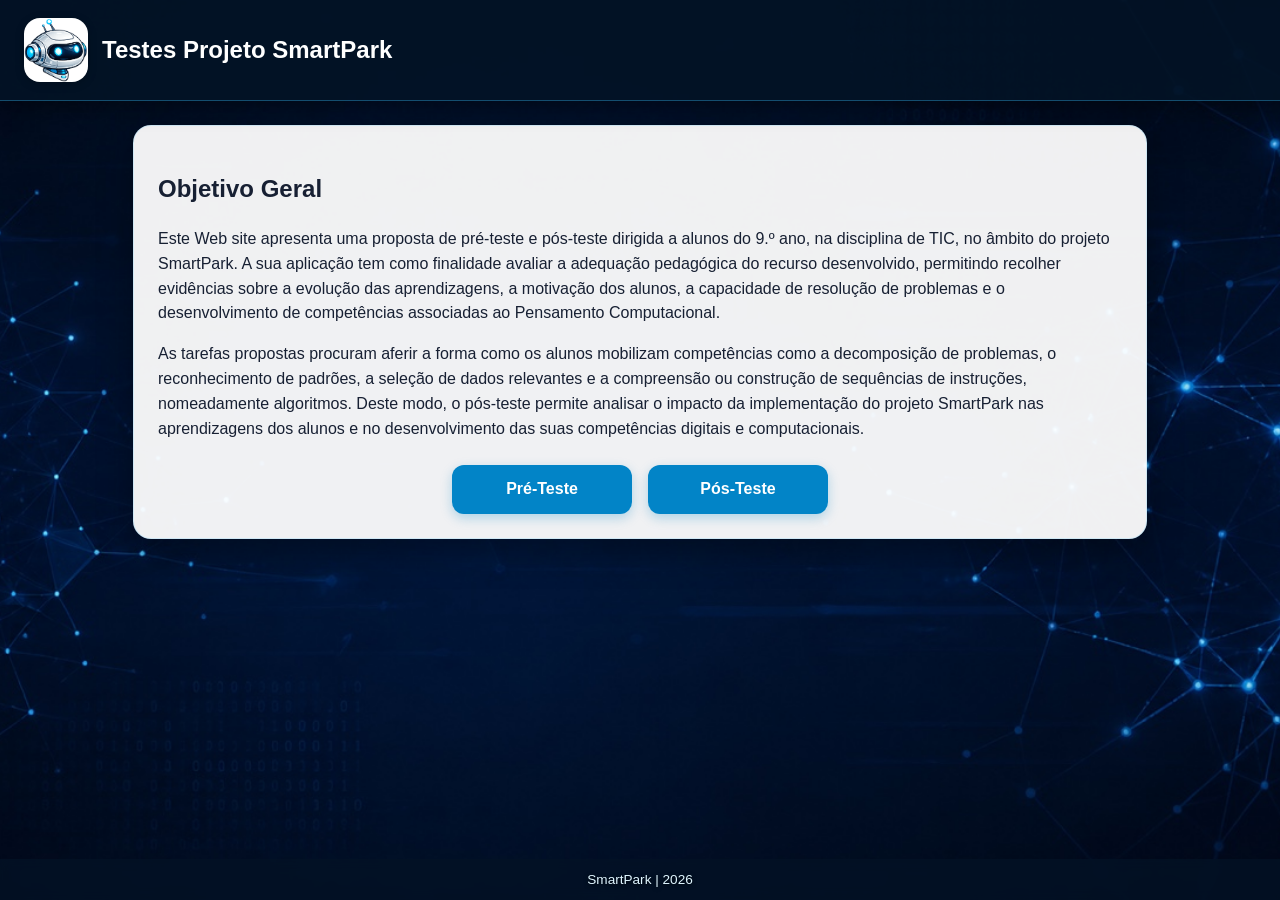
<file: index.html>
<!doctype html><html lang="pt-PT"><head><meta charset="utf-8"><meta name="viewport" content="width=device-width,initial-scale=1"><title>Testes Projeto SmartPark</title><link rel="stylesheet" href="style.css"></head><body><header class="topbar"><img class="site-logo" src="assets/logo_robot.png" alt="Logótipo SmartPark"><h1>Testes Projeto SmartPark</h1></header><main class="wrap"><section class="card"><h2>Objetivo Geral</h2><p>Este Web site apresenta uma proposta de pré-teste e pós-teste dirigida a alunos do 9.º ano, na disciplina de TIC, no âmbito do projeto SmartPark. A sua aplicação tem como finalidade avaliar a adequação pedagógica do recurso desenvolvido, permitindo recolher evidências sobre a evolução das aprendizagens, a motivação dos alunos, a capacidade de resolução de problemas e o desenvolvimento de competências associadas ao Pensamento Computacional.</p><p>As tarefas propostas procuram aferir a forma como os alunos mobilizam competências como a decomposição de problemas, o reconhecimento de padrões, a seleção de dados relevantes e a compreensão ou construção de sequências de instruções, nomeadamente algoritmos. Deste modo, o pós-teste permite analisar o impacto da implementação do projeto SmartPark nas aprendizagens dos alunos e no desenvolvimento das suas competências digitais e computacionais.</p><div class="dual-buttons"><a class="btn" href="pre_teste.html">Pré-Teste</a><a class="btn" href="pos_teste.html">Pós-Teste</a></div></section></main><div class="footer">SmartPark | 2026</div><script src="script_v52.js?v=52"></script></body></html>
</file>
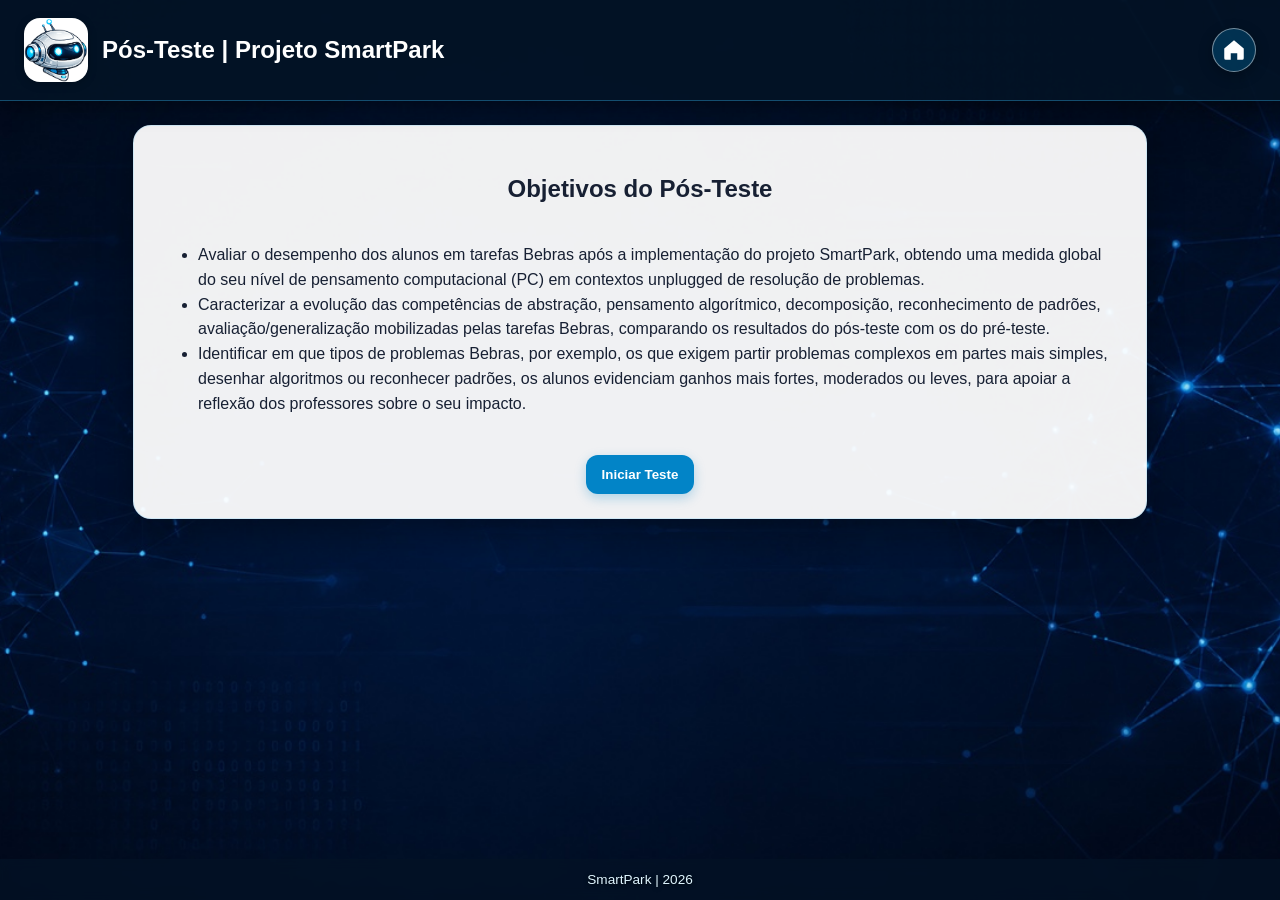
<file: pos_teste.html>
<!doctype html>
<html lang="pt-PT">
<head>
  <meta charset="utf-8">
  <meta name="viewport" content="width=device-width,initial-scale=1">
  <title>Pós-Teste | Projeto SmartPark</title>
  <link rel="stylesheet" href="style.css">
</head>
<body data-test="pos">
<header class="topbar"><img class="site-logo" src="assets/logo_robot.png" alt="Logótipo SmartPark"><h1>Pós-Teste | Projeto SmartPark</h1><a class="home-icon" href="index.html" aria-label="Início" title="Início"><svg viewBox="0 0 24 24" aria-hidden="true"><path d="M3 10.5 12 3l9 7.5v9a1.5 1.5 0 0 1-1.5 1.5H15v-6H9v6H4.5A1.5 1.5 0 0 1 3 19.5v-9z" fill="currentColor"/></svg></a></header>
<main class="wrap">
<section class="card start-box" id="intro-pos">
  <h2>Objetivos do Pós-Teste</h2>
  <ul class="objectives">
    <li>Avaliar o desempenho dos alunos em tarefas Bebras após a implementação do projeto SmartPark, obtendo uma medida global do seu nível de pensamento computacional (PC) em contextos unplugged de resolução de problemas.</li>
    <li>Caracterizar a evolução das competências de abstração, pensamento algorítmico, decomposição, reconhecimento de padrões, avaliação/generalização mobilizadas pelas tarefas Bebras, comparando os resultados do pós-teste com os do pré-teste.</li>
    <li>Identificar em que tipos de problemas Bebras, por exemplo, os que exigem partir problemas complexos em partes mais simples, desenhar algoritmos ou reconhecer padrões, os alunos evidenciam ganhos mais fortes, moderados ou leves, para apoiar a reflexão dos professores sobre o seu impacto.</li>
  </ul>
  <div class="start-actions"><button type="button" onclick="iniciarTeste()">Iniciar Teste</button></div>
</section>
<section id="teste-completo" class="test-container" hidden>
<section class="card start-box">
  <div class="student-id">
    <h3>Identificação do aluno</h3>
    <div class="student-grid">
      <label>Nome<input type="text" id="aluno_nome" name="aluno_nome" autocomplete="name"></label>
      <label>Idade<input type="number" id="aluno_idade" name="aluno_idade" min="10" max="18" inputmode="numeric"></label>
      <label>Ano
        <select id="aluno_ano" name="aluno_ano">
          <option value="">Seleciona</option>
          <option value="7.º ano">7.º ano</option>
          <option value="8.º ano">8.º ano</option>
          <option value="9.º ano">9.º ano</option>
        </select>
      </label>
      <label>Turma<input type="text" id="aluno_turma" name="aluno_turma"></label>
    </div>
  </div>
</section>
<section class="card textblock instructions-box">
  <h3>Instruções:</h3>
  <p>Lê atentamente cada exercício e responde de acordo com a informação apresentada.</p>
  <p>Em cada um dos exercícios, apenas uma resposta está correta.</p>
</section>
<section class="card textblock exercise-section"><h2>Exercício 1</h2><h3>Descargas no Porto</h3><p>Um porto de mercadorias tem vários barcos alinhados num canal de circulação, cada um transportando uma caixa numerada. Um único guindaste portuário é utilizado para descarregar as caixas.</p><p>O guindaste está instalado numa posição fixa junto ao cais. Para descarregar uma caixa, o barco que a transporta tem de ficar parado diretamente em frente ao guindaste.</p><p>As caixas têm de ser descarregadas por ordem crescente, a partir da caixa 1.</p><p>Os barcos só podem avançar num único sentido ao longo do canal. Como o canal forma um circuito fechado, os barcos podem dar a volta ao porto e regressar novamente ao cais, para que outras caixas possam ser descarregadas pelo guindaste.</p><h3>Exemplo: descargas no porto</h3><p>Sequência dos barcos: 4 - 1 - 3 - 2</p><img class="docimg ill" src="assets/exercicio_1_exemplo.png" alt="Imagem do exemplo do exercício 1"><p>No exemplo acima, as caixas têm de ser descarregadas na sequência 1, 2, 3, 4.</p><p>Na primeira volta de descarga, o guindaste ignora o barco com a caixa 4, descarrega a caixa 1, ignora o barco com a caixa 3 e descarrega a caixa 2.</p><p>Na segunda volta, ignora novamente o barco com a caixa 4 e descarrega a caixa 3.</p><p>Os barcos têm de dar ainda uma terceira volta para que o guindaste possa descarregar a última caixa, a caixa 4.</p><img class="docimg ill" src="assets/exercicio_1.png" alt="Imagem ilustrativa do teste 1"><div class="question" data-q="t1_q1"><h3>Pergunta</h3><p>Quantas voltas serão necessárias para descarregar todas as caixas dos barcos seguintes?</p><p><strong>Sequência:</strong> 10 - 3 - 9 - 7 - 1 - 6 - 2 - 8 - 5 - 4</p><div class="options"><label class="option"><input type="radio" name="t1_q1" value="A"> (A) 4</label><label class="option"><input type="radio" name="t1_q1" value="B"> (B) 5</label><label class="option"><input type="radio" name="t1_q1" value="C"> (C) 6</label><label class="option"><input type="radio" name="t1_q1" value="D"> (D) 5</label><label class="option"><input type="radio" name="t1_q1" value="E"> (E) 8</label><label class="option"><input type="radio" name="t1_q1" value="F"> (F) 7</label><label class="option"><input type="radio" name="t1_q1" value="G"> (G) 10</label></div></div></section>
<section class="card textblock exercise-section"><h2>Exercício 2</h2><h3>Os Gabinetes do Clube de Robótica</h3><p>Na escola existe um Clube de Robótica com vários gabinetes numerados. Alguns gabinetes estão ligados por corredores.</p><p>Dizemos que duas pessoas são vizinhas de gabinete quando existe um corredor direto entre os gabinetes onde trabalham.</p><h3>Informação disponível</h3><ul><li>A Ana tem exatamente 1 vizinho de gabinete.</li><li>A Ana é vizinha do Bruno.</li><li>O Bruno trabalha num gabinete com 3 vizinhos.</li><li>A Carla trabalha num gabinete com 1 vizinho.</li><li>O Diogo trabalha num gabinete que não está ligado ao gabinete da Ana.</li></ul><p><strong>Observa o mapa dos gabinetes:</strong></p><img class="docimg ill" src="assets/exercicio_2.png" alt="Imagem ilustrativa do teste 2"><p class="small">Um corredor direto = um vizinho.</p><div class="question" data-q="t2_q1"><h3>1. Quem pode ser vizinho da Ana, sabendo que ela só tem 1 vizinho?</h3><div class="options"><label class="option"><input type="radio" name="t2_q1" value="A"> (A) Carla</label><label class="option"><input type="radio" name="t2_q1" value="B"> (B) Bruno</label><label class="option"><input type="radio" name="t2_q1" value="C"> (C) Carla e Bruno</label><label class="option"><input type="radio" name="t2_q1" value="D"> (D) Diogo</label></div></div><div class="question" data-q="t2_q2"><h3>2. Se uma pessoa trabalha num gabinete com 3 corredores ligados, quantos vizinhos de gabinete tem essa pessoa?</h3><div class="options"><label class="option"><input type="radio" name="t2_q2" value="A"> (A) 1</label><label class="option"><input type="radio" name="t2_q2" value="B"> (B) 2</label><label class="option"><input type="radio" name="t2_q2" value="C"> (C) 3</label><label class="option"><input type="radio" name="t2_q2" value="D"> (D) 4</label></div></div><div class="question" data-q="t2_q3"><h3>3. Qual é o gabinete onde pode trabalhar o Bruno?</h3><div class="options"><label class="option"><input type="radio" name="t2_q3" value="A"> (A) Gabinete 3</label><label class="option"><input type="radio" name="t2_q3" value="B"> (B) Gabinete 2</label><label class="option"><input type="radio" name="t2_q3" value="C"> (C) Gabinete 1</label><label class="option"><input type="radio" name="t2_q3" value="D"> (D) Gabinete 6</label></div></div><div class="question" data-q="t2_q4"><h3>4. Que gabinetes têm exatamente 1 vizinho?</h3><div class="options"><label class="option"><input type="radio" name="t2_q4" value="A"> (A) Apenas o gabinete 3</label><label class="option"><input type="radio" name="t2_q4" value="B"> (B) Gabinetes 1, 2, 4, 5 e 6</label><label class="option"><input type="radio" name="t2_q4" value="C"> (C) Gabinetes 1 e 3</label><label class="option"><input type="radio" name="t2_q4" value="D"> (D) Gabinetes 2, 3 e 4</label></div></div></section>
<section class="card textblock exercise-section"><h2>Exercício 3</h2><h3>A Mensagem do Arquivo Digital</h3><p>Durante a preparação de uma exposição sobre a história da informática, uma turma encontrou uma pasta antiga guardada no servidor da escola. Dentro dessa pasta havia uma tabela de códigos usada para esconder pequenas mensagens.</p><p>Depois de observar a tabela, os alunos perceberam que cada letra é obtida combinando dois elementos: o símbolo da linha e o símbolo da coluna correspondente.</p><p>Por exemplo, se uma letra estiver na linha verde e na coluna III, o símbolo codificado junta esses dois sinais.</p><h3>Código de arquivo digital</h3><img class="docimg ill" src="assets/exercicio_3.png" alt="Imagem ilustrativa do teste 3"><h3>Como funciona?</h3><p>Cada símbolo codificado junta uma forma da linha com um sinal da coluna correspondente.</p><img class="docimg ill small-ill" src="assets/exercicio_3_como_funciona.png" alt="Imagem explicativa do funcionamento do código"><h3>Mensagem encontrada no arquivo</h3><img class="docimg ill" src="assets/exercicio_3_mensagem.png" alt="Mensagem codificada encontrada no arquivo"><div class="question" data-q="t3_q1"><h3>Pergunta</h3><p>Qual é a mensagem que está escondida no arquivo digital?</p><div class="options"><label class="option"><input type="radio" name="t3_q1" value="A"> (A) ALGORITMO</label><label class="option"><input type="radio" name="t3_q1" value="B"> (B) CODIFICAR</label><label class="option"><input type="radio" name="t3_q1" value="C"> (C) PROGRAMAS</label><label class="option"><input type="radio" name="t3_q1" value="D"> (D) SEGURANCA</label></div></div></section>
<section class="card textblock exercise-section"><h2>Exercício 4</h2><h3>Cartões e Envelopes</h3><p>A Inês trabalha na secretaria de uma escola, onde prepara cartas para enviar aos encarregados de educação. À sua frente passa um tapete rolante com cartões de identificação e envelopes vazios.</p><p>A descrição do trabalho da Inês é a seguinte:</p><ul><li>Retira cada objeto do tapete, um de cada vez, da esquerda para a direita.</li><li>Quando retira um cartão, coloca-o numa caixa ao seu lado.</li><li>Quando retira um envelope, pega num cartão da caixa, coloca-o dentro do envelope e põe a carta pronta numa bandeja.</li></ul><p><strong>Processar da esquerda para a direita.</strong></p><img class="docimg ill" src="assets/exercicio_4.png" alt="Imagem ilustrativa do teste 4"><h3>Podem acontecer dois problemas:</h3><ol><li>Se aparecer um envelope e não houver nenhum cartão disponível na caixa, a carta não pode ser preparada.</li><li>Se o tapete acabar e ainda sobrarem cartões na caixa, ficaram cartões sem envelope.</li></ol><div class="question" data-q="t4_q1"><h3>Pergunta</h3><p>Qual das seguintes sequências de cartões e envelopes, quando processada da esquerda para a direita, não causa problemas à Inês?</p><div class="options image-options ex4-options"><label class="option"><input type="radio" name="t4_q1" value="A"> <span>(A)</span><img src="assets/exercicio_4_A.png" alt="Opção A"></label><label class="option"><input type="radio" name="t4_q1" value="B"> <span>(B)</span><img src="assets/exercicio_4_B.png" alt="Opção B"></label><label class="option"><input type="radio" name="t4_q1" value="C"> <span>(C)</span><img src="assets/exercicio_4_C.png" alt="Opção C"></label><label class="option"><input type="radio" name="t4_q1" value="D"> <span>(D)</span><img src="assets/exercicio_4_D.png" alt="Opção D"></label></div></div></section>
<section class="card textblock exercise-section"><h2>Exercício 5</h2><h3>O Percurso do Robô</h3><p>O Luís está a testar um pequeno robô num laboratório de programação. O robô começa na primeira casa, assinalada a verde. Em cada casa, o robô segue sempre a mesma regra:</p><ul><li>conta o número de setas desenhadas nessa casa.</li><li>avança esse número de casas na direção indicada pelas setas.</li><li>repete o processo a partir da nova casa onde parar.</li></ul><p>Uma das casas do percurso está vazia. O Luís precisa de escolher que setas deve desenhar nessa casa para que o robô consiga chegar à casa final.</p><img class="docimg ill" src="assets/exercicio_5.png" alt="Imagem ilustrativa do teste 5"><div class="question" data-q="t5_q1"><h3>Pergunta</h3><p>O que é que a Inês precisa de desenhar na casa vazia para o robô conseguir chegar ao fim?</p><div class="options image-options small-choice"><label class="option"><input type="radio" name="t5_q1" value="A"> (A)<img src="assets/exercicio_5_A.png" alt="Opção A do exercício 5"></label><label class="option"><input type="radio" name="t5_q1" value="B"> (B)<img src="assets/exercicio_5_B.png" alt="Opção B do exercício 5"></label><label class="option"><input type="radio" name="t5_q1" value="C"> (C)<img src="assets/exercicio_5_C.png" alt="Opção C do exercício 5"></label><label class="option"><input type="radio" name="t5_q1" value="D"> (D)<img src="assets/exercicio_5_D.png" alt="Opção D do exercício 5"></label></div></div></section>
<section class="card textblock exercise-section"><h2>Exercício 6</h2><h3>Entregas no Festival</h3><p>Num festival de tecnologia, há 10 pequenos robôs de entrega na estação A.</p><p>Todos precisam de levar encomendas até à estação F, onde fica o ponto de recolha.</p><p>As estações estão ligadas por corredores estreitos. Em cada corredor só pode passar um robô de cada vez.</p><p>Cada robô demora 1 minuto a deslocar-se de uma estação para outra.</p><p><strong>Observa o mapa:</strong></p><img class="docimg ill" src="assets/exercicio_6.png" alt="Imagem ilustrativa do teste 6"><h3>Informação do mapa:</h3><table><tr><td>A está ligada a B por 3 corredores.</td><td>B está ligada a C por 1 corredor.</td></tr><tr><td>A está ligada a C por 3 corredores.</td><td>C está ligada a F por 2 corredores.</td></tr><tr><td>A está ligada a D por 2 corredores.</td><td>D está ligada a E por 1 corredor.</td></tr><tr><td>B está ligada a F por 1 corredor.</td><td>E está ligada a F por 1 corredor.</td></tr></table><div class="question" data-q="t6_q1"><h3>Pergunta</h3><p>Qual é o número máximo de robôs que consegue chegar à estação F ao fim de 3 minutos?</p><p><input class="inputline" type="number" name="t6_q1" min="0" max="10"> robôs</p></div></section>
<section class="card textblock exercise-section"><h2>Exercício 7</h2><h3>RoboLiga</h3><p>Hoje é o torneio anual de RoboLiga. Dezasseis mini-robôs chegaram para competir em quatro rondas, com o objetivo de determinar a classificação geral do 1.º ao 16.º lugar.</p><p>Todos os mini-robôs competem juntos na ronda 1. Depois de cada ronda, os concorrentes separam-se: os que vencem seguem a seta da esquerda para a ronda seguinte da competição, enquanto os que perdem seguem a seta da direita para a ronda seguinte ou para a classificação final.</p><p>Por exemplo, um mini-robô que vença nas rondas 1 e 2, mas perca nas rondas 3 e 4, fica classificado em 4.º lugar.</p><img class="docimg ill" src="assets/exercicio_7.png" alt="Imagem ilustrativa do teste 7"><div class="question" data-q="t7_q1"><h3>Pergunta</h3><p>O Tomás programou um dos mini-robôs da RoboLiga. Esse robô perdeu exatamente uma única ronda e venceu as outras três. Em qual dos seguintes lugares ele não pode ter ficado?</p><div class="options"><label class="option"><input type="radio" name="t7_q1" value="A"> (A) 2.º</label><label class="option"><input type="radio" name="t7_q1" value="B"> (B) 3.º</label><label class="option"><input type="radio" name="t7_q1" value="C"> (C) 5.º</label><label class="option"><input type="radio" name="t7_q1" value="D"> (D) 7.º</label><label class="option"><input type="radio" name="t7_q1" value="E"> (E) 9.º</label></div></div></section>
  <section class="card final-actions">
    <div class="nav">
      <button type="button" onclick="enviarResultados()">Enviar</button>
      <button type="button" class="secondary" onclick="imprimir()">Guardar em PDF</button>
    </div>
    <div id="resultado" class="result"></div>
  </section>
</section>

</main>
<div class="footer">SmartPark | 2026</div>
<script src="script_v52.js?v=52"></script>
</body>
</html>
</file>
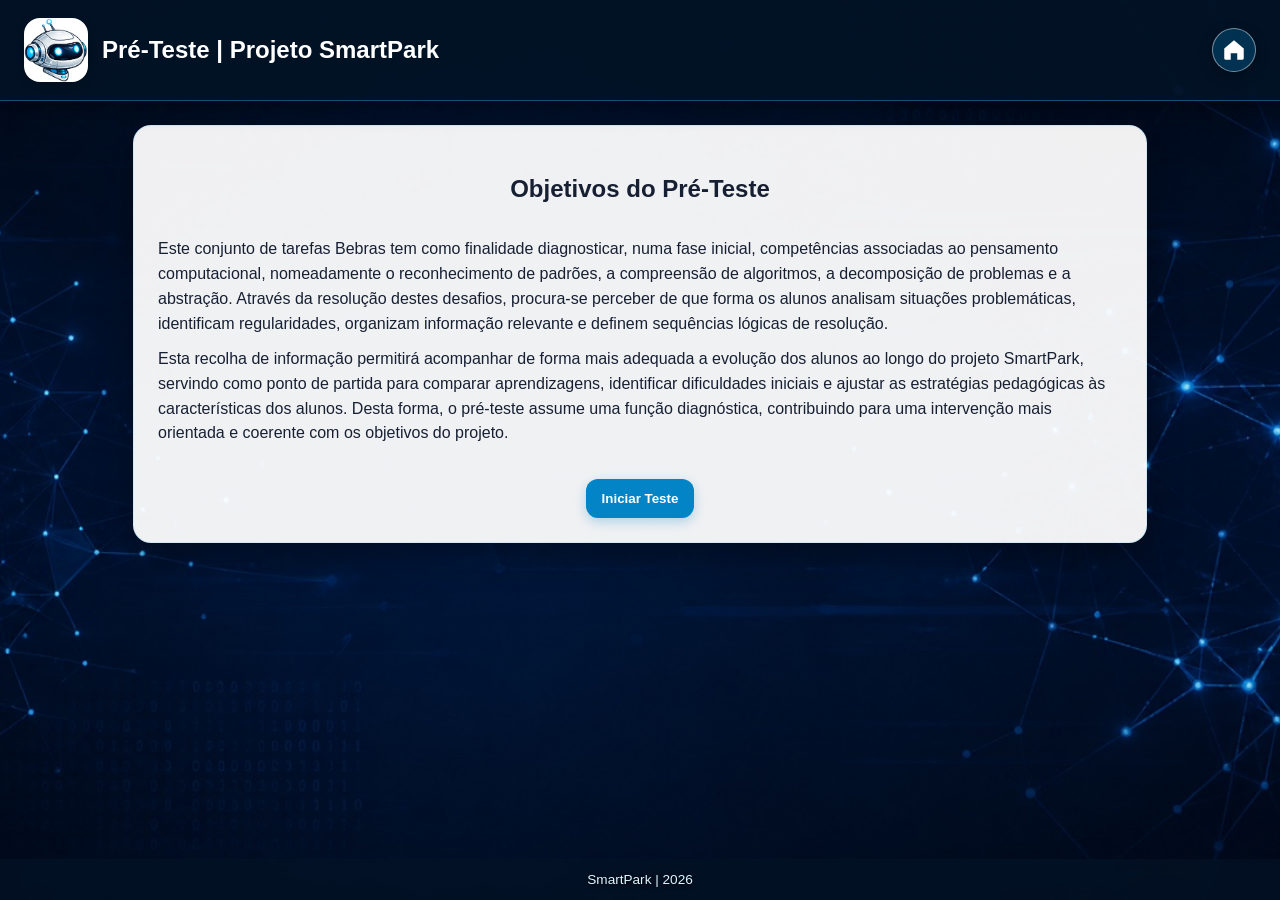
<file: pre_teste.html>
<!doctype html>
<html lang="pt-PT">
<head>
  <meta charset="utf-8">
  <meta name="viewport" content="width=device-width,initial-scale=1">
  <title>Pré-Teste | Projeto SmartPark</title>
  <link rel="stylesheet" href="style.css">
</head>
<body data-test="pre">
<header class="topbar"><img class="site-logo" src="assets/logo_robot.png" alt="Logótipo SmartPark"><h1>Pré-Teste | Projeto SmartPark</h1><a class="home-icon" href="index.html" aria-label="Início" title="Início"><svg viewBox="0 0 24 24" aria-hidden="true"><path d="M3 10.5 12 3l9 7.5v9a1.5 1.5 0 0 1-1.5 1.5H15v-6H9v6H4.5A1.5 1.5 0 0 1 3 19.5v-9z" fill="currentColor"/></svg></a></header>
<main class="wrap">
<section class="card start-box" id="intro-pos">
  <h2>Objetivos do Pré-Teste</h2>
  <div class="objectives textblock">
    <p>Este conjunto de tarefas Bebras tem como finalidade diagnosticar, numa fase inicial, competências associadas ao pensamento computacional, nomeadamente o reconhecimento de padrões, a compreensão de algoritmos, a decomposição de problemas e a abstração. Através da resolução destes desafios, procura-se perceber de que forma os alunos analisam situações problemáticas, identificam regularidades, organizam informação relevante e definem sequências lógicas de resolução.</p>
    <p>Esta recolha de informação permitirá acompanhar de forma mais adequada a evolução dos alunos ao longo do projeto SmartPark, servindo como ponto de partida para comparar aprendizagens, identificar dificuldades iniciais e ajustar as estratégias pedagógicas às características dos alunos. Desta forma, o pré-teste assume uma função diagnóstica, contribuindo para uma intervenção mais orientada e coerente com os objetivos do projeto.</p>
  </div>
  <div class="start-actions"><button type="button" onclick="iniciarTeste()">Iniciar Teste</button></div>
</section>
<section id="teste-completo" class="test-container" hidden>
<section class="card start-box">
  <div class="student-id">
    <h3>Identificação do aluno</h3>
    <div class="student-grid">
      <label>Nome<input type="text" id="aluno_nome" name="aluno_nome" autocomplete="name"></label>
      <label>Idade<input type="number" id="aluno_idade" name="aluno_idade" min="10" max="18" inputmode="numeric"></label>
      <label>Ano
        <select id="aluno_ano" name="aluno_ano">
          <option value="">Seleciona</option>
          <option value="7.º ano">7.º ano</option>
          <option value="8.º ano">8.º ano</option>
          <option value="9.º ano">9.º ano</option>
        </select>
      </label>
      <label>Turma<input type="text" id="aluno_turma" name="aluno_turma"></label>
    </div>
  </div>
</section>
<section class="card textblock instructions-box">
  <h3>Instruções:</h3>
  <p>Lê atentamente cada exercício e responde de acordo com a informação apresentada.</p>
  <p>Em cada um dos exercícios, apenas uma resposta está correta.</p>
</section>
<section class="card textblock exercise-section"><h2>Exercício 1</h2><h3>Descargas no Porto</h3><p>Um porto de mercadorias tem vários barcos alinhados num canal de circulação, cada um transportando uma caixa numerada. Um único guindaste portuário descarrega as caixas.</p><p>O guindaste está instalado numa posição fixa junto ao cais. Para descarregar uma caixa, o barco que a transporta tem de ficar parado diretamente em frente ao guindaste.</p><p>As caixas têm de ser descarregadas por ordem crescente, começando na caixa 1. Os barcos só podem avançar num único sentido, mas o canal forma um circuito fechado, permitindo novas voltas até todas as caixas serem descarregadas.</p><h3>Exemplo: descargas no porto</h3><p>Sequência dos barcos: 4 - 1 - 3 - 2</p><img class="docimg ill" src="assets/pre_ex1_exemplo.png" alt="Imagem do exemplo do Exercício 1 do Pré-Teste"><p>No exemplo acima, as caixas têm de ser descarregadas na sequência 1, 2, 3, 4.</p><p>Na primeira volta de descarga, o guindaste ignora o barco com a caixa 4, descarrega a caixa 1, ignora o barco com a caixa 3 e descarrega a caixa 2.</p><p>Na segunda volta, ignora novamente o barco com a caixa 4 e descarrega a caixa 3.</p><p>Os barcos têm de dar ainda uma terceira volta para que o guindaste possa descarregar a última caixa, a caixa 4.</p><div class="question" data-q="p1_q1"><h3>Pergunta</h3><p>Quantas voltas serão necessárias para descarregar todas as caixas?</p><p><strong>Sequência:</strong> 9 - 2 - 7 - 1 - 10 - 4 - 3 - 8 - 5 - 6</p><img class="docimg ill" src="assets/pre_ex1.png" alt="Imagem ilustrativa do pré-teste exercício 1"><div class="options"><label class="option"><input type="radio" name="p1_q1" value="A"> (A) 4</label><label class="option"><input type="radio" name="p1_q1" value="B"> (B) 5</label><label class="option"><input type="radio" name="p1_q1" value="C"> (C) 6</label><label class="option"><input type="radio" name="p1_q1" value="D"> (D) 7</label><label class="option"><input type="radio" name="p1_q1" value="E"> (E) 8</label></div></div></section>
<section class="card textblock exercise-section"><h2>Exercício 2</h2><h3>Os Gabinetes do Clube de Robótica</h3><p>Na escola existe um Clube de Robótica com vários gabinetes numerados. Alguns gabinetes estão ligados por corredores.</p><p>Dizemos que duas pessoas são vizinhas de gabinete quando existe um corredor direto entre os gabinetes onde trabalham.</p><h3>Informação disponível</h3><ul><li>A Beatriz tem exatamente 1 vizinho de gabinete.</li><li>A Beatriz é vizinha do Carlos.</li><li>O Carlos trabalha num gabinete com 2 vizinhos.</li><li>A Diana trabalha num gabinete com 1 vizinho.</li><li>O Eduardo trabalha num gabinete que não está ligado ao gabinete da Beatriz.</li></ul><p><strong>Observa o mapa dos gabinetes:</strong></p><img class="docimg ill" src="assets/pre_ex2.png" alt="Imagem ilustrativa do pré-teste exercício 2"><p class="small">Um corredor direto = um vizinho.</p><div class="question" data-q="p2_q1"><h3>1. Quem pode ser vizinho da Beatriz, sabendo que ela só tem 1 vizinho?</h3><div class="options"><label class="option"><input type="radio" name="p2_q1" value="A"> (A) Carlos</label><label class="option"><input type="radio" name="p2_q1" value="B"> (B) Diana</label><label class="option"><input type="radio" name="p2_q1" value="C"> (C) Carlos e Diana</label><label class="option"><input type="radio" name="p2_q1" value="D"> (D) Eduardo</label></div></div><div class="question" data-q="p2_q2"><h3>2. Se uma pessoa trabalha num gabinete com 2 corredores ligados, quantos vizinhos de gabinete tem essa pessoa?</h3><div class="options"><label class="option"><input type="radio" name="p2_q2" value="A"> (A) 1</label><label class="option"><input type="radio" name="p2_q2" value="B"> (B) 2</label><label class="option"><input type="radio" name="p2_q2" value="C"> (C) 3</label><label class="option"><input type="radio" name="p2_q2" value="D"> (D) 4</label></div></div><div class="question" data-q="p2_q3"><h3>3. Qual é o gabinete onde pode trabalhar o Carlos?</h3><div class="options"><label class="option"><input type="radio" name="p2_q3" value="A"> (A) Gabinete 1</label><label class="option"><input type="radio" name="p2_q3" value="B"> (B) Gabinete 2</label><label class="option"><input type="radio" name="p2_q3" value="C"> (C) Gabinete 3</label><label class="option"><input type="radio" name="p2_q3" value="D"> (D) Gabinete 4</label></div></div><div class="question" data-q="p2_q4"><h3>4. Que gabinetes têm exatamente 1 vizinho?</h3><div class="options"><label class="option"><input type="radio" name="p2_q4" value="A"> (A) Apenas o gabinete 3</label><label class="option"><input type="radio" name="p2_q4" value="B"> (B) Gabinetes 1, 3 e 5</label><label class="option"><input type="radio" name="p2_q4" value="C"> (C) Gabinetes 1, 2, 5 e 6</label><label class="option"><input type="radio" name="p2_q4" value="D"> (D) Gabinetes 2, 3 e 4</label></div></div></section>
<section class="card textblock exercise-section"><h2>Exercício 3</h2><h3>A Mensagem do Arquivo Digital</h3><p>Durante a preparação de uma exposição sobre tecnologia, uma turma encontrou uma tabela de códigos usada para esconder pequenas mensagens. Cada letra é obtida combinando dois elementos: o símbolo da linha e o sinal da coluna correspondente.</p><h3>Código de arquivo digital</h3><img class="docimg ill" src="assets/pre_ex3_1.png" alt="Tabela de códigos do pré-teste"><h3>Como funciona?</h3><p>Cada símbolo codificado junta uma forma da linha com um sinal da coluna correspondente.</p><img class="docimg ill small-ill" src="assets/pre_ex3_2.png" alt="Como funciona o código"><h3>Mensagem encontrada</h3><img class="docimg ill" src="assets/pre_ex3_3.png" alt="Mensagem codificada encontrada"><div class="question" data-q="p3_q1"><h3>Pergunta</h3><p>Qual é a mensagem que está escondida no arquivo digital?</p><div class="options"><label class="option"><input type="radio" name="p3_q1" value="A"> (A) SENSORES</label><label class="option"><input type="radio" name="p3_q1" value="B"> (B) ROBOTICA</label><label class="option"><input type="radio" name="p3_q1" value="C"> (C) CODIGO</label><label class="option"><input type="radio" name="p3_q1" value="D"> (D) PROGRAMAS</label></div></div></section>
<section class="card textblock exercise-section"><h2>Exercício 4</h2><h3>Cartões e Envelopes</h3><p>A Lara trabalha na secretaria de uma escola, onde prepara cartas para enviar aos encarregados de educação. À sua frente passa um tapete rolante com cartões de identificação e envelopes vazios.</p><p>Regras de trabalho: retira cada objeto do tapete da esquerda para a direita; quando retira um cartão, coloca-o numa caixa; quando retira um envelope, pega num cartão da caixa e coloca-o dentro do envelope.</p><p>Podem acontecer dois problemas: aparecer um envelope sem haver cartão disponível; ou o tapete acabar e sobrarem cartões na caixa.</p><img class="docimg ill" src="assets/pre_ex4.png" alt="Imagem ilustrativa do pré-teste exercício 4"><p><strong>Processar da esquerda para a direita.</strong></p><div class="question" data-q="p4_q1"><h3>Pergunta</h3><p>Qual das sequências não causa problemas à Lara?</p><div class="options image-options ex4-options"><label class="option"><input type="radio" name="p4_q1" value="A"> <span>(A)</span><img src="assets/pre_ex4_A.png" alt="Opção A"></label><label class="option"><input type="radio" name="p4_q1" value="B"> <span>(B)</span><img src="assets/pre_ex4_B.png" alt="Opção B"></label><label class="option"><input type="radio" name="p4_q1" value="C"> <span>(C)</span><img src="assets/pre_ex4_C.png" alt="Opção C"></label><label class="option"><input type="radio" name="p4_q1" value="D"> <span>(D)</span><img src="assets/pre_ex4_D.png" alt="Opção D"></label></div></div></section>
<section class="card textblock exercise-section"><h2>Exercício 5</h2><h3>O Percurso do Robô</h3><p>O Rui está a testar um pequeno robô num laboratório de programação. O robô começa na primeira casa, assinalada a verde. Em cada casa, o robô segue sempre a mesma regra: conta o número de setas, avança esse número de casas na direção indicada e repete o processo a partir da nova casa.</p><p>Uma das casas do percurso está vazia. É necessário escolher que setas devem ser desenhadas nessa casa para que o robô chegue à casa final.</p><img class="docimg ill" src="assets/pre_ex5.png" alt="Imagem ilustrativa do pré-teste exercício 5"><div class="question" data-q="p5_q1"><h3>Pergunta</h3><p>O que deve ser desenhado na casa vazia para o robô conseguir chegar ao fim?</p><div class="options image-options small-choice"><label class="option"><input type="radio" name="p5_q1" value="A"> (A)<img src="assets/pre_ex5_A_v53.png" alt="Opção A do exercício 5"></label><label class="option"><input type="radio" name="p5_q1" value="B"> (B)<img src="assets/pre_ex5_B_v53.png" alt="Opção B do exercício 5"></label><label class="option"><input type="radio" name="p5_q1" value="C"> (C)<img src="assets/pre_ex5_C_v53.png" alt="Opção C do exercício 5"></label><label class="option"><input type="radio" name="p5_q1" value="D"> (D)<img src="assets/pre_ex5_D.png" alt="Opção D do exercício 5"></label></div></div></section>
<section class="card textblock exercise-section"><h2>Exercício 6</h2><h3>Entregas no Festival</h3><p>Num festival de tecnologia, há 10 pequenos robôs de entrega na estação A.</p><p>Todos precisam de levar encomendas até à estação F, onde fica o ponto de recolha.</p><p>As estações estão ligadas por corredores estreitos. Em cada corredor só pode passar um robô de cada vez.</p><p>Cada robô demora 1 minuto a deslocar-se de uma estação para outra.</p><p><strong>Observa o mapa:</strong></p><img class="docimg ill" src="assets/pre_ex6.png" alt="Imagem ilustrativa do pré-teste exercício 6"><h3>Informação do mapa:</h3><table><tr><td>A está ligada a B por 3 corredores.</td><td>B está ligada a C por 1 corredor.</td></tr><tr><td>A está ligada a C por 3 corredores.</td><td>C está ligada a F por 3 corredores.</td></tr><tr><td>A está ligada a D por 2 corredores.</td><td>D está ligada a E por 2 corredores.</td></tr><tr><td>B está ligada a F por 3 corredores.</td><td>E está ligada a F por 2 corredores.</td></tr></table><div class="question" data-q="p6_q1"><h3>Pergunta</h3><p>Qual é o número máximo de robôs que consegue chegar à estação F ao fim de 3 minutos?</p><p><input class="inputline" type="number" name="p6_q1" min="0" max="10"> robôs</p></div></section>
<section class="card textblock exercise-section"><h2>Exercício 7</h2><h3>RoboLiga</h3><p>Hoje é o torneio anual de RoboLiga. Dezasseis mini-robôs chegaram para competir em quatro rondas, com o objetivo de determinar a classificação geral do 1.º ao 16.º lugar.</p><p>Todos os mini-robôs competem juntos na ronda 1. Depois de cada ronda, os concorrentes separam-se: os que vencem seguem pelo ramo da esquerda, enquanto os que perdem seguem pelo ramo da direita, até chegarem à classificação final.</p><img class="docimg ill" src="assets/pre_ex7.png" alt="Imagem ilustrativa do pré-teste exercício 7"><div class="question" data-q="p7_q1"><h3>Pergunta</h3><p>O mini-robô da Mariana perdeu exatamente duas rondas e venceu as outras duas. Em qual dos seguintes lugares ele não pode ter ficado?</p><div class="options"><label class="option"><input type="radio" name="p7_q1" value="A"> (A) 5.º</label><label class="option"><input type="radio" name="p7_q1" value="B"> (B) 4.º</label><label class="option"><input type="radio" name="p7_q1" value="C"> (C) 6.º</label><label class="option"><input type="radio" name="p7_q1" value="D"> (D) 7.º</label><label class="option"><input type="radio" name="p7_q1" value="E"> (E) 10.º</label></div></div></section>
  <section class="card final-actions">
    <div class="nav">
      <button type="button" onclick="enviarResultados()">Enviar</button>
      <button type="button" class="secondary" onclick="imprimir()">Guardar em PDF</button>
    </div>
    <div id="resultado" class="result"></div>
  </section>
</section>
</main>
<div class="footer">SmartPark | 2026</div>
<script src="script_v52.js?v=52"></script>
</body>
</html>
</file>
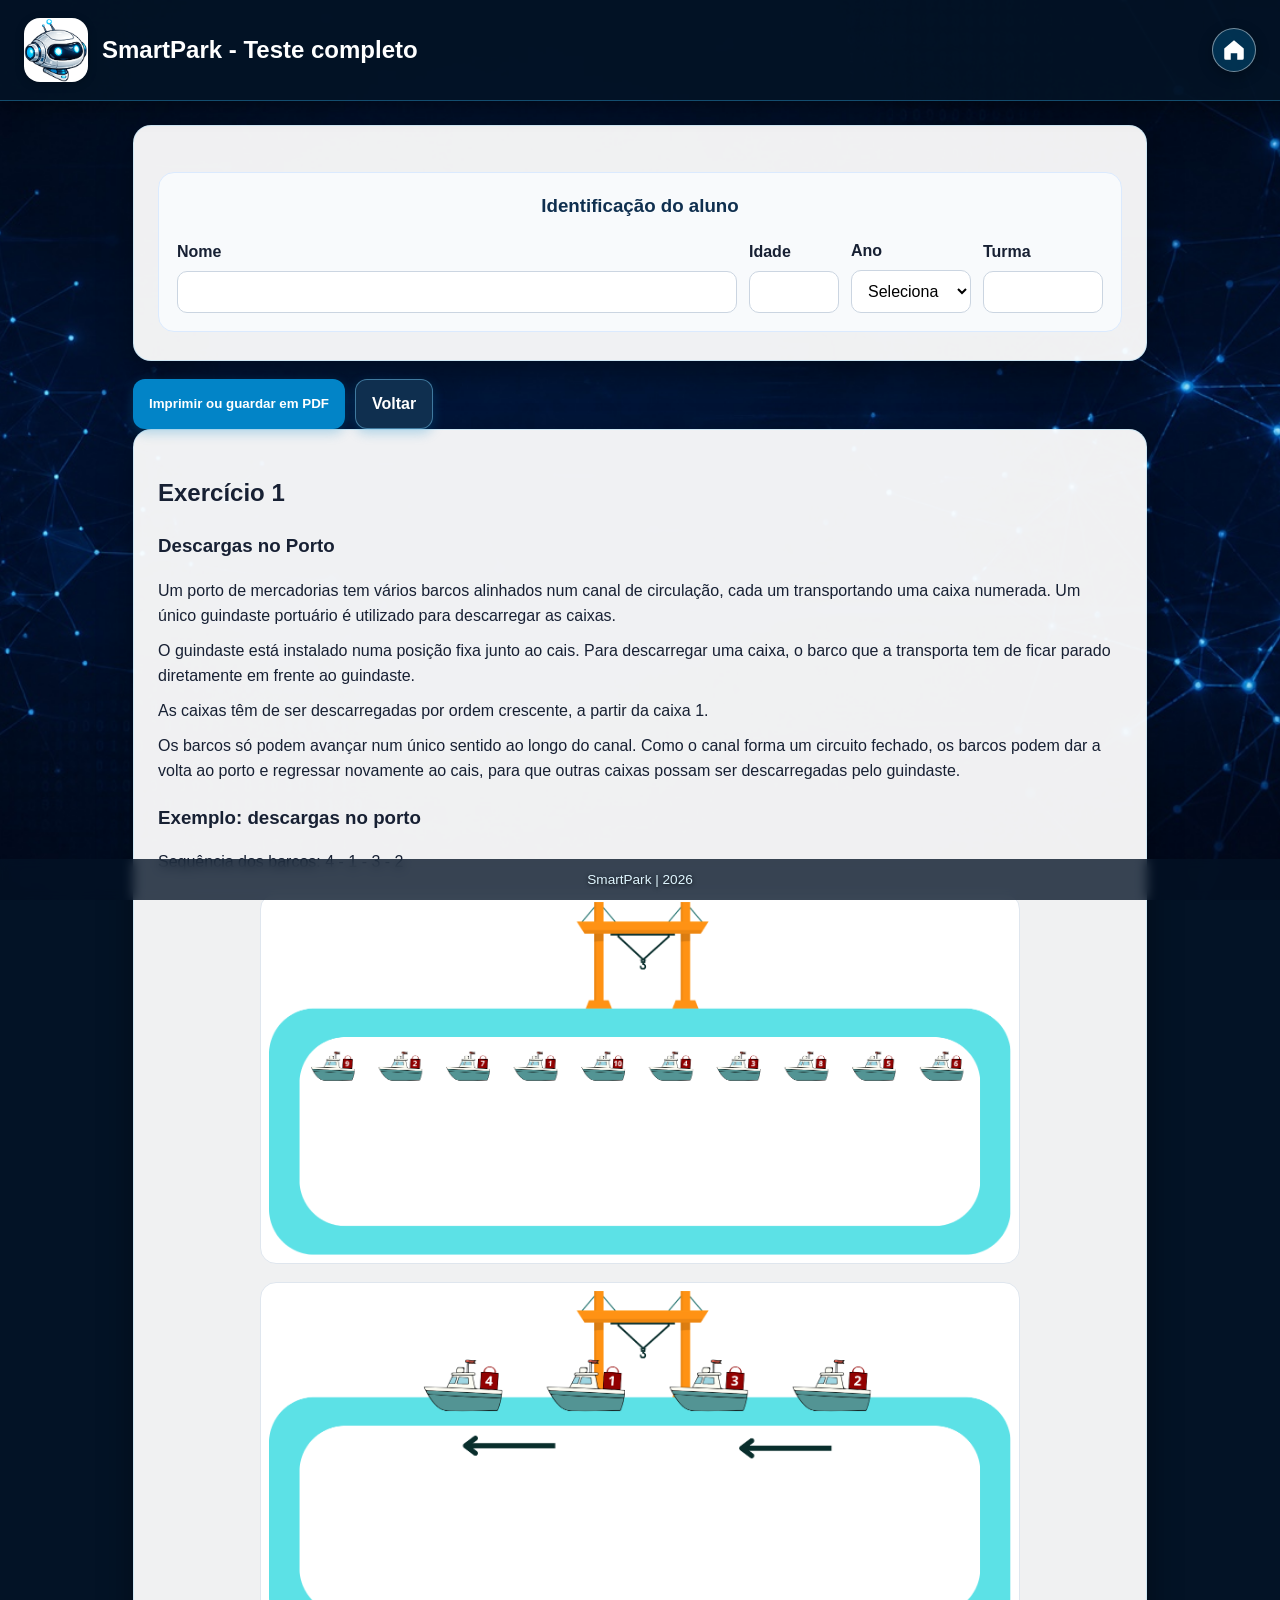
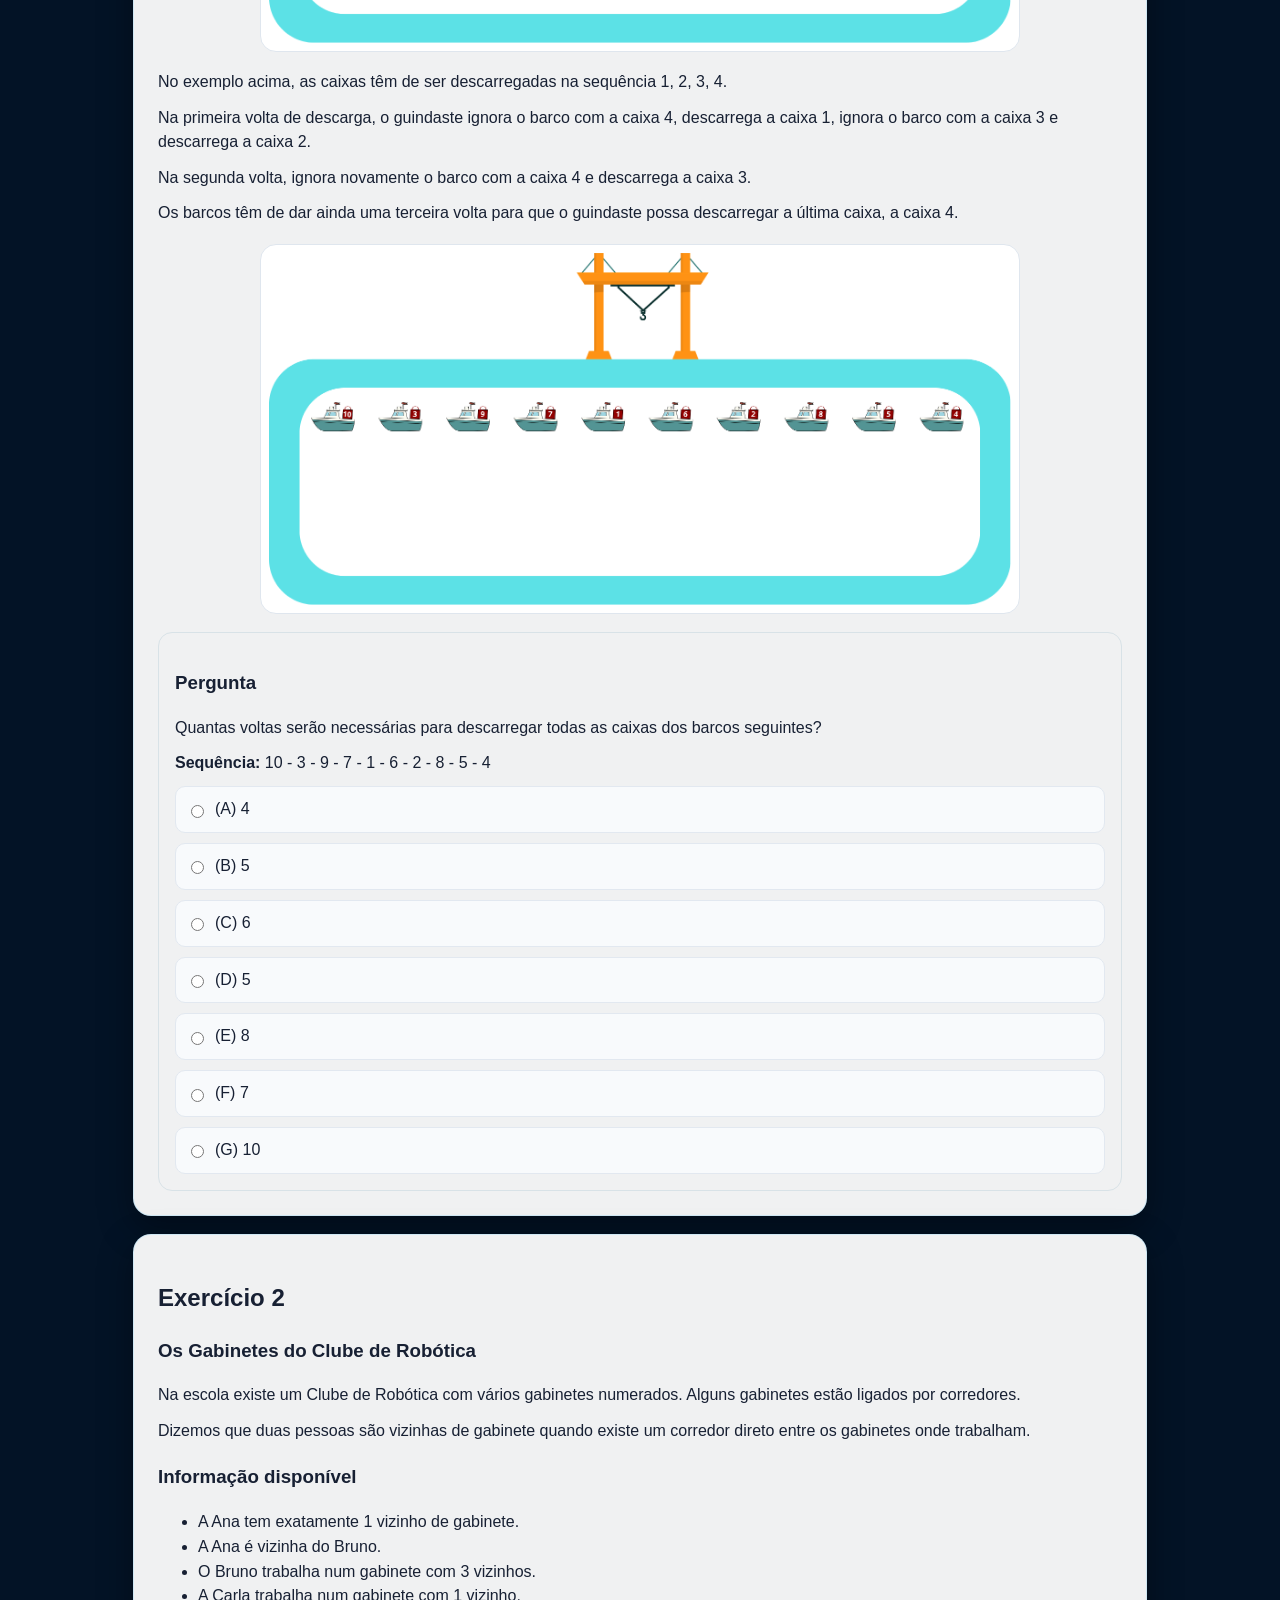
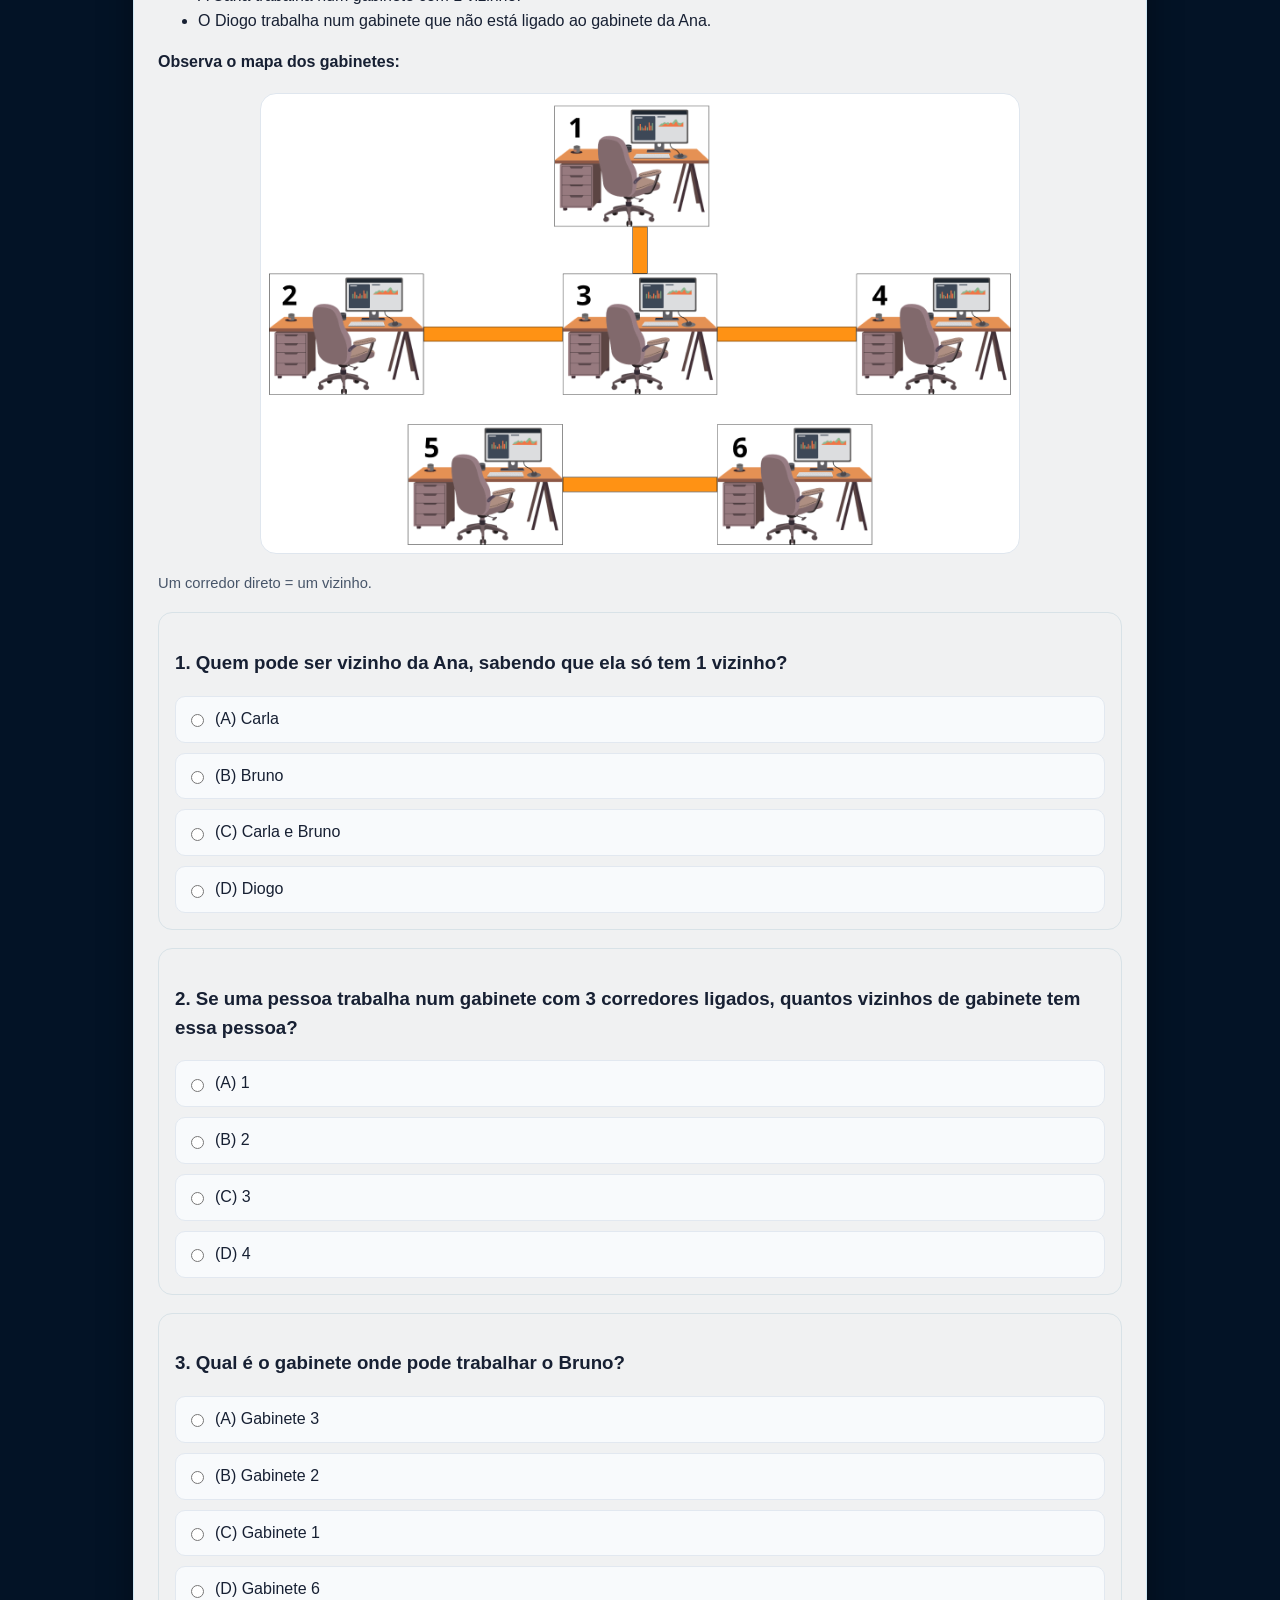
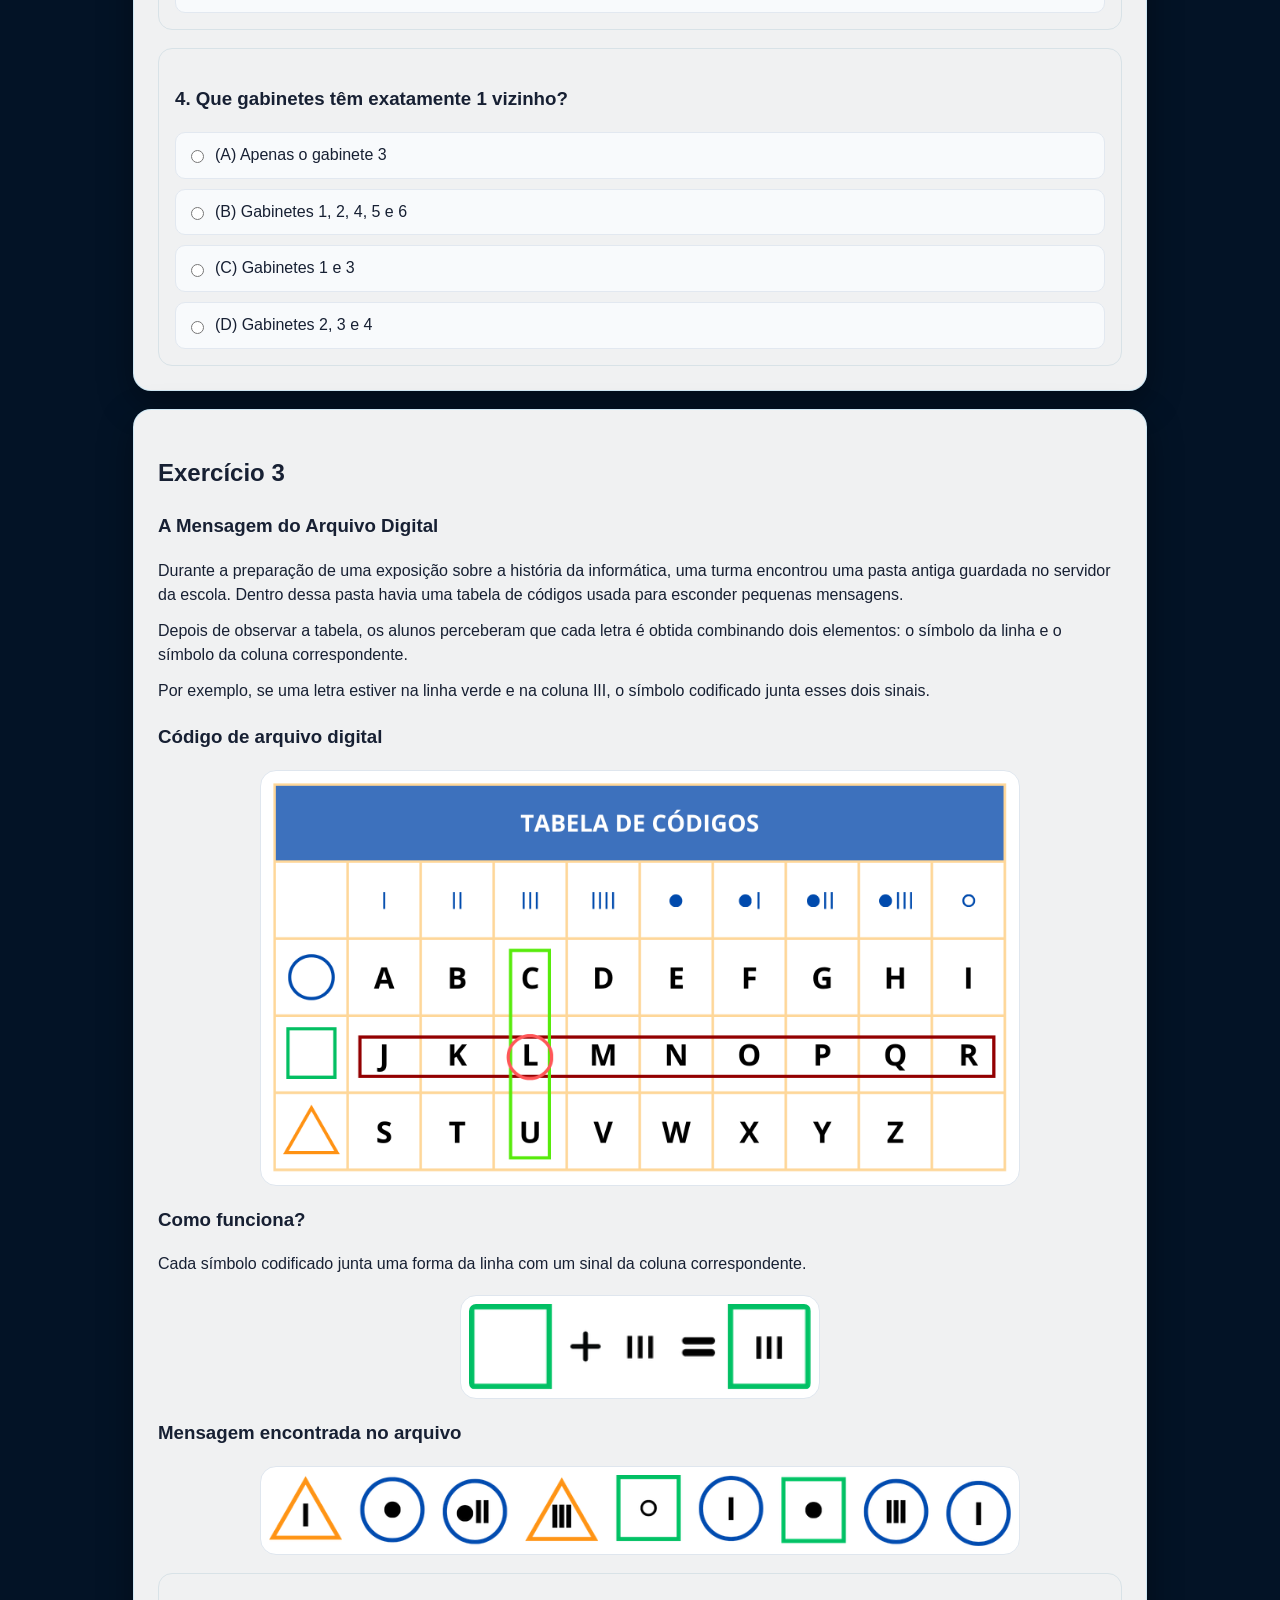
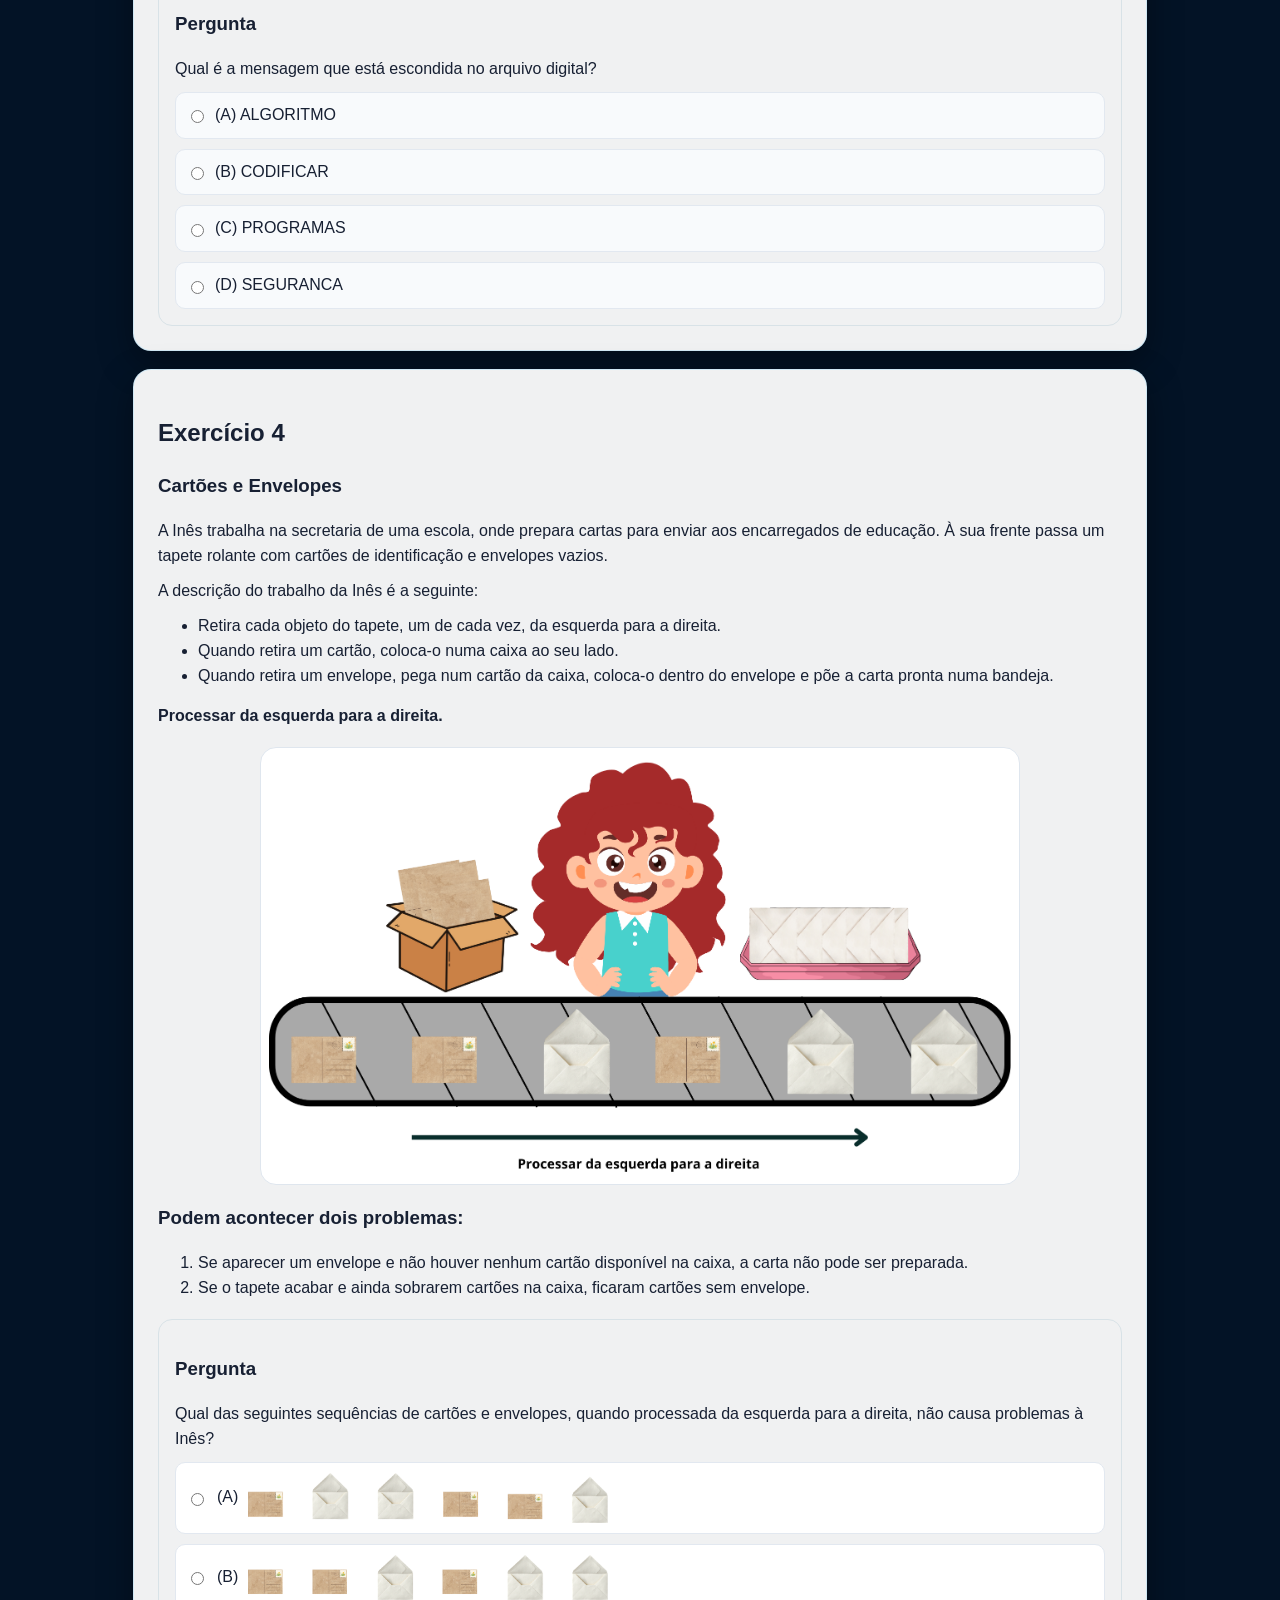
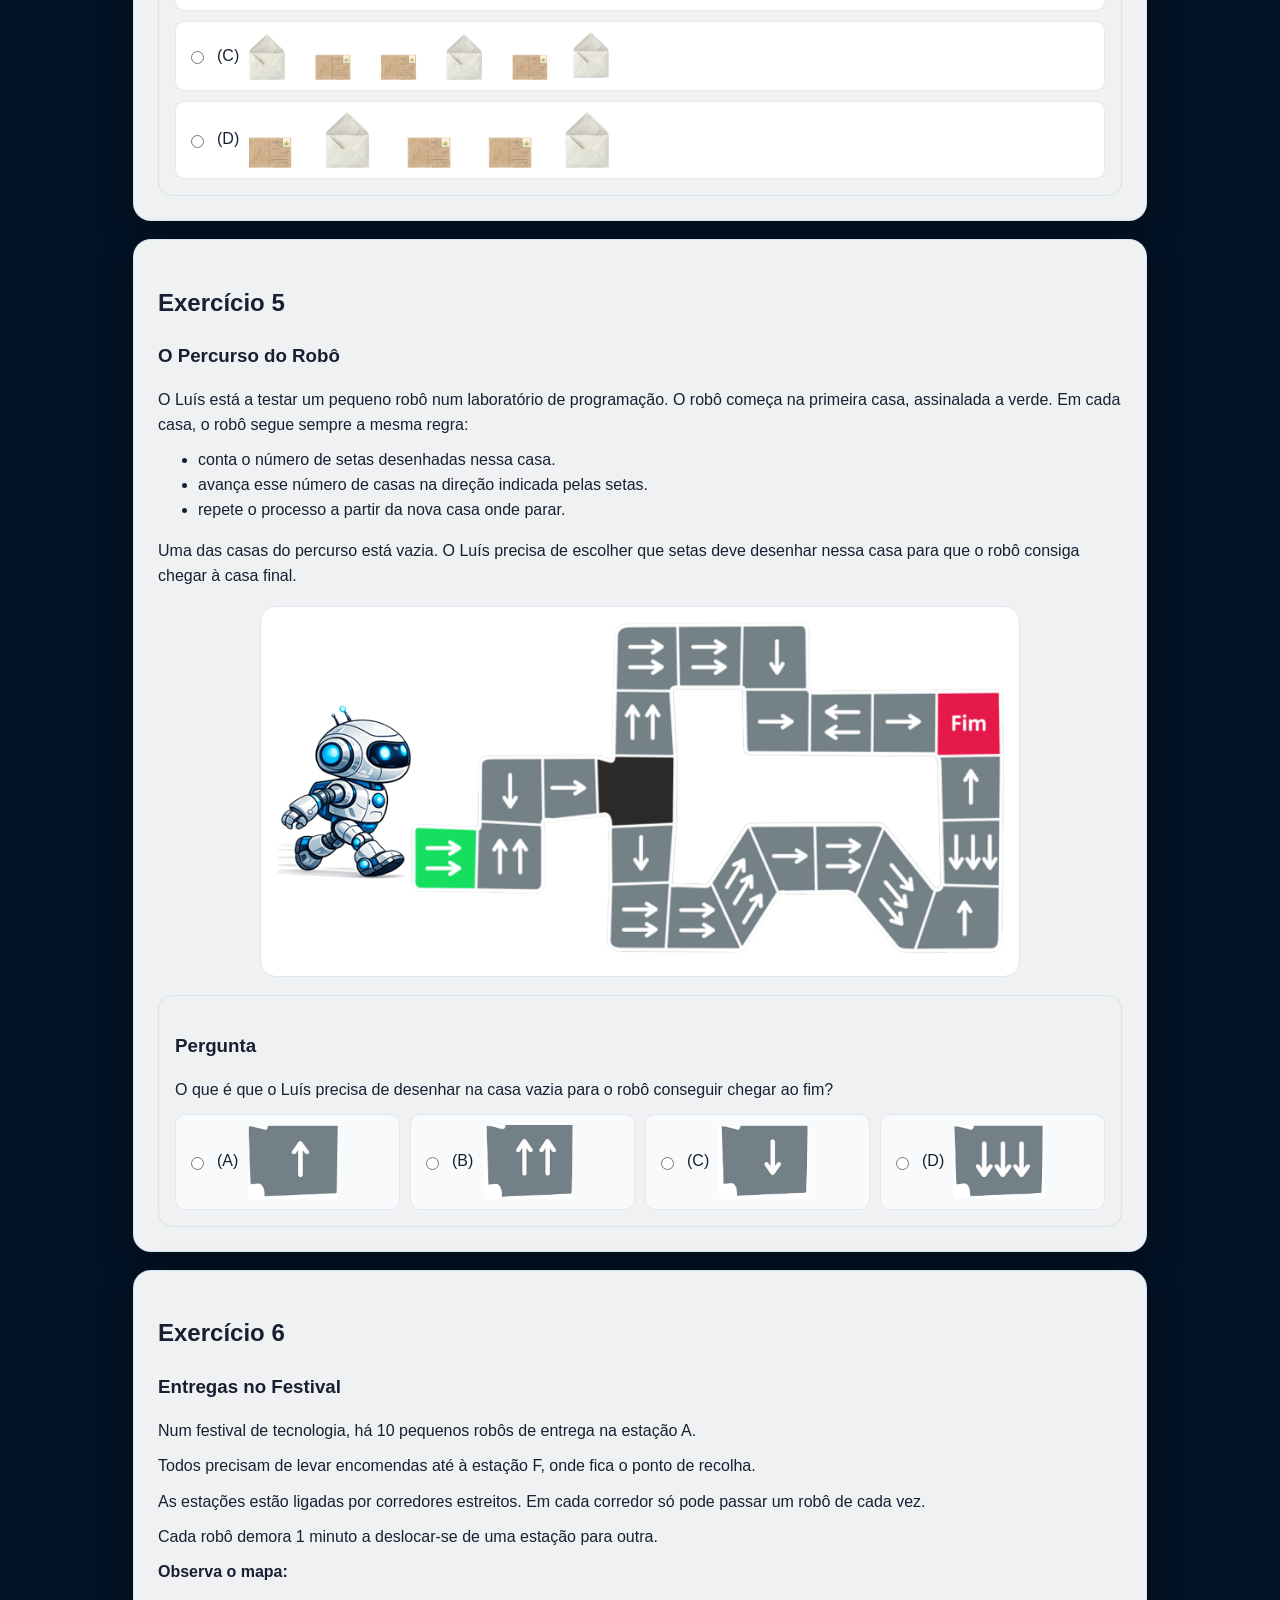
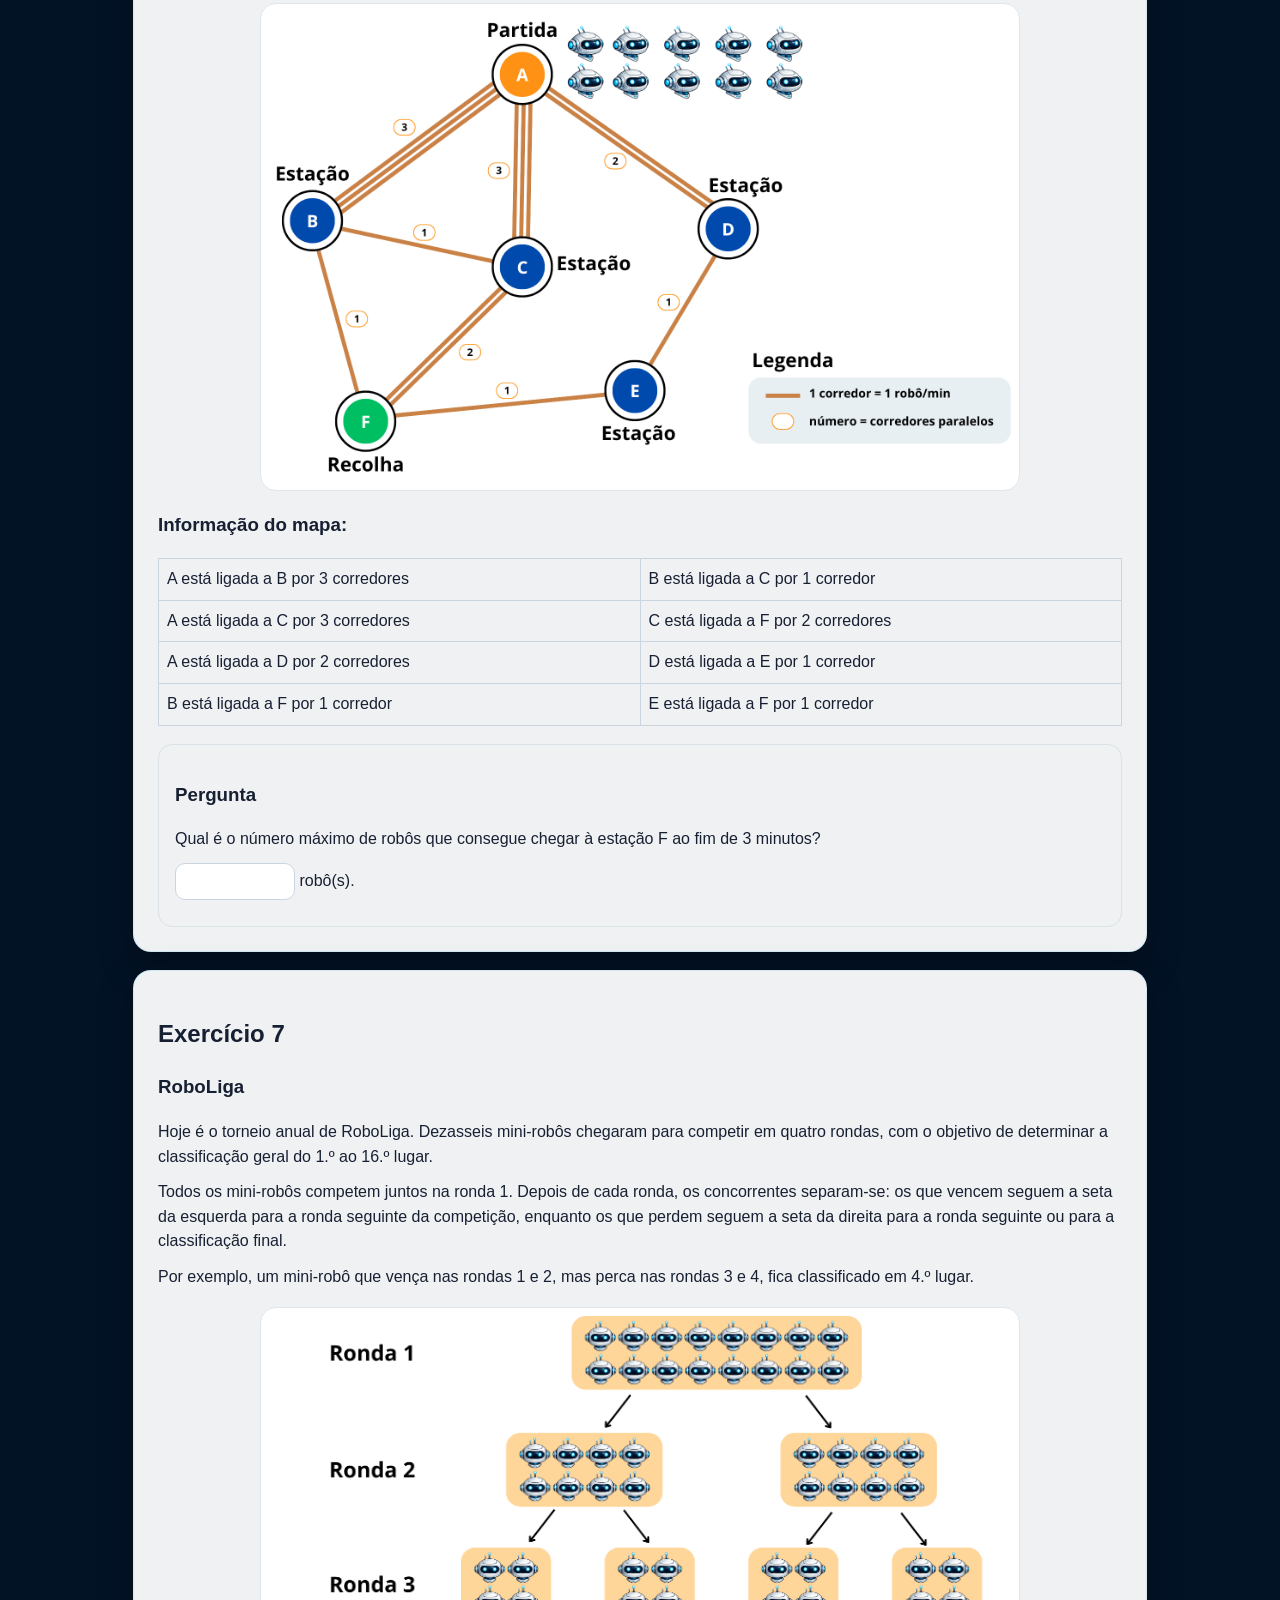
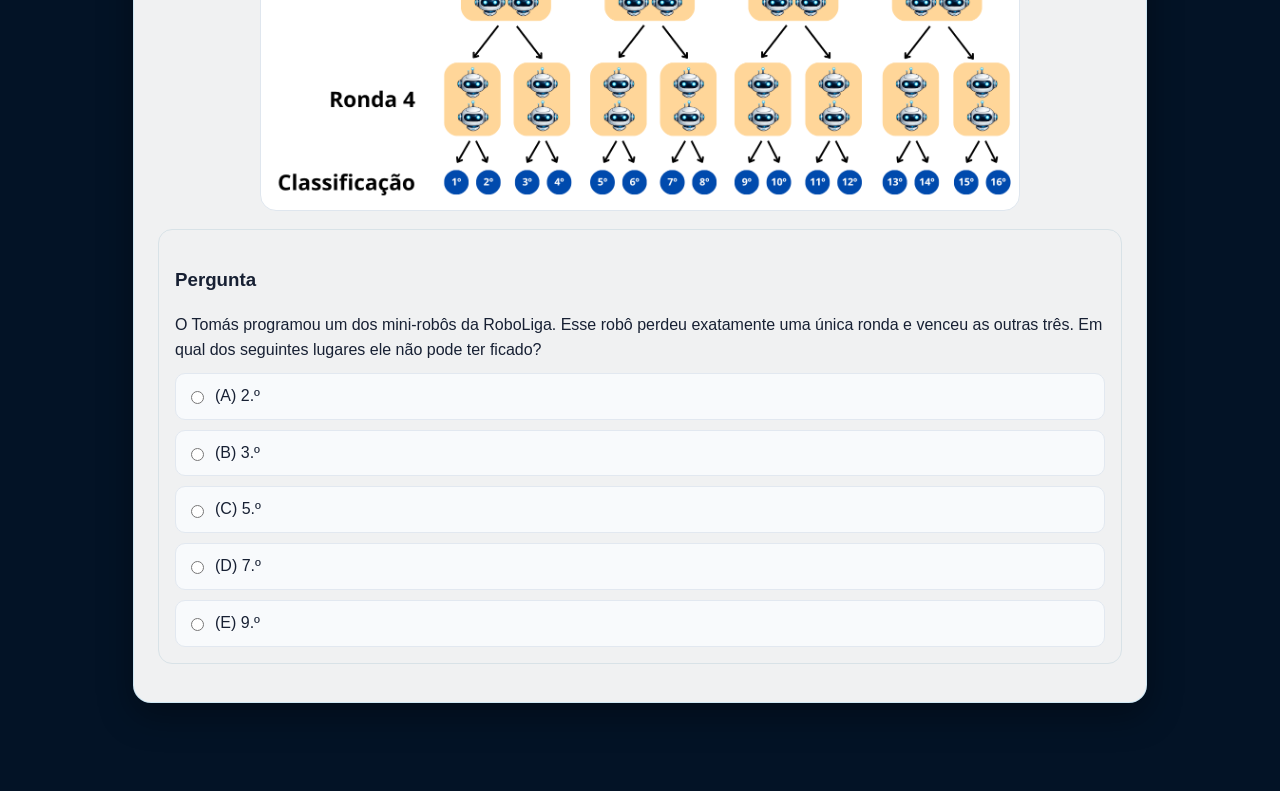
<file: print_all.html>
<!doctype html><html lang="pt-PT"><head><meta charset="utf-8"><meta name="viewport" content="width=device-width,initial-scale=1"><title>SmartPark - Teste completo</title><link rel="stylesheet" href="style.css"><style>
@media print{body{background:white!important;color:#111}.topbar,.footer,.print-actions{display:none!important}.wrap{max-width:100%;padding:0}.card{box-shadow:none;border:1px solid #ddd;break-inside:avoid;page-break-inside:avoid;background:white;color:#111}.print-section{page-break-after:always}.option{background:#fff!important;color:#111!important;border:1px solid #aaa}.docimg{max-height:none!important}.question{break-inside:avoid}.answer-feedback{border:1px solid #ccc}}
</style></head><body><header class="topbar"><img class="site-logo" src="assets/logo_robot.png" alt="Logótipo SmartPark"><h1>SmartPark - Teste completo</h1><a class="home-icon" href="index.html" aria-label="Início" title="Início"><svg viewBox="0 0 24 24" aria-hidden="true"><path d="M3 10.5 12 3l9 7.5v9a1.5 1.5 0 0 1-1.5 1.5H15v-6H9v6H4.5A1.5 1.5 0 0 1 3 19.5v-9z" fill="currentColor"/></svg></a></header><main class="wrap">
<section class="card start-box">
  <div class="student-id">
    <h3>Identificação do aluno</h3>
    <div class="student-grid">
      <label>Nome<input type="text" id="aluno_nome" name="aluno_nome" autocomplete="name"></label>
      <label>Idade<input type="number" id="aluno_idade" name="aluno_idade" min="10" max="18" inputmode="numeric"></label>
      <label>Ano
        <select id="aluno_ano" name="aluno_ano">
          <option value="">Seleciona</option>
          <option value="7.º ano">7.º ano</option>
          <option value="8.º ano">8.º ano</option>
          <option value="9.º ano">9.º ano</option>
        </select>
      </label>
      <label>Turma<input type="text" id="aluno_turma" name="aluno_turma"></label>
    </div>
  </div>
</section><div class="print-actions nav"><button onclick="window.print()">Imprimir ou guardar em PDF</button><a class="btn secondary" href="teste_7.html">Voltar</a></div><section class="card textblock print-section"><h2>Exercício 1</h2><h3>Descargas no Porto</h3><p>Um porto de mercadorias tem vários barcos alinhados num canal de circulação, cada um transportando uma caixa numerada. Um único guindaste portuário é utilizado para descarregar as caixas.</p><p>O guindaste está instalado numa posição fixa junto ao cais. Para descarregar uma caixa, o barco que a transporta tem de ficar parado diretamente em frente ao guindaste.</p><p>As caixas têm de ser descarregadas por ordem crescente, a partir da caixa 1.</p><p>Os barcos só podem avançar num único sentido ao longo do canal. Como o canal forma um circuito fechado, os barcos podem dar a volta ao porto e regressar novamente ao cais, para que outras caixas possam ser descarregadas pelo guindaste.</p><h3>Exemplo: descargas no porto</h3><p>Sequência dos barcos: 4 - 1 - 3 - 2</p><img class="docimg ill" src="assets/pre_ex1.png" alt="Imagem ilustrativa do pré-teste exercício 1"><img class="docimg ill" src="assets/exercicio_1_exemplo.png" alt="Imagem do exemplo do exercício 1"><p>No exemplo acima, as caixas têm de ser descarregadas na sequência 1, 2, 3, 4.</p><p>Na primeira volta de descarga, o guindaste ignora o barco com a caixa 4, descarrega a caixa 1, ignora o barco com a caixa 3 e descarrega a caixa 2.</p><p>Na segunda volta, ignora novamente o barco com a caixa 4 e descarrega a caixa 3.</p><p>Os barcos têm de dar ainda uma terceira volta para que o guindaste possa descarregar a última caixa, a caixa 4.</p><img class="docimg ill" src="assets/exercicio_1.png" alt="Imagem ilustrativa do teste 1"><div class="question" data-q="t1_q1"><h3>Pergunta</h3><p>Quantas voltas serão necessárias para descarregar todas as caixas dos barcos seguintes?</p><p><strong>Sequência:</strong> 10 - 3 - 9 - 7 - 1 - 6 - 2 - 8 - 5 - 4</p><div class="options"><label class="option"><input type="radio" name="t1_q1" value="A"> (A) 4</label><label class="option"><input type="radio" name="t1_q1" value="B"> (B) 5</label><label class="option"><input type="radio" name="t1_q1" value="C"> (C) 6</label><label class="option"><input type="radio" name="t1_q1" value="D"> (D) 5</label><label class="option"><input type="radio" name="t1_q1" value="E"> (E) 8</label><label class="option"><input type="radio" name="t1_q1" value="F"> (F) 7</label><label class="option"><input type="radio" name="t1_q1" value="G"> (G) 10</label></div></div></section>
<section class="card textblock print-section"><h2>Exercício 2</h2><h3>Os Gabinetes do Clube de Robótica</h3><p>Na escola existe um Clube de Robótica com vários gabinetes numerados. Alguns gabinetes estão ligados por corredores.</p><p>Dizemos que duas pessoas são vizinhas de gabinete quando existe um corredor direto entre os gabinetes onde trabalham.</p><h3>Informação disponível</h3><ul><li>A Ana tem exatamente 1 vizinho de gabinete.</li><li>A Ana é vizinha do Bruno.</li><li>O Bruno trabalha num gabinete com 3 vizinhos.</li><li>A Carla trabalha num gabinete com 1 vizinho.</li><li>O Diogo trabalha num gabinete que não está ligado ao gabinete da Ana.</li></ul><p><strong>Observa o mapa dos gabinetes:</strong></p><img class="docimg ill" src="assets/exercicio_2.png" alt="Imagem ilustrativa do teste 2"><p class="small">Um corredor direto = um vizinho.</p><div class="question" data-q="t2_q1"><h3>1. Quem pode ser vizinho da Ana, sabendo que ela só tem 1 vizinho?</h3><div class="options"><label class="option"><input type="radio" name="t2_q1" value="A"> (A) Carla</label><label class="option"><input type="radio" name="t2_q1" value="B"> (B) Bruno</label><label class="option"><input type="radio" name="t2_q1" value="C"> (C) Carla e Bruno</label><label class="option"><input type="radio" name="t2_q1" value="D"> (D) Diogo</label></div></div><div class="question" data-q="t2_q2"><h3>2. Se uma pessoa trabalha num gabinete com 3 corredores ligados, quantos vizinhos de gabinete tem essa pessoa?</h3><div class="options"><label class="option"><input type="radio" name="t2_q2" value="A"> (A) 1</label><label class="option"><input type="radio" name="t2_q2" value="B"> (B) 2</label><label class="option"><input type="radio" name="t2_q2" value="C"> (C) 3</label><label class="option"><input type="radio" name="t2_q2" value="D"> (D) 4</label></div></div><div class="question" data-q="t2_q3"><h3>3. Qual é o gabinete onde pode trabalhar o Bruno?</h3><div class="options"><label class="option"><input type="radio" name="t2_q3" value="A"> (A) Gabinete 3</label><label class="option"><input type="radio" name="t2_q3" value="B"> (B) Gabinete 2</label><label class="option"><input type="radio" name="t2_q3" value="C"> (C) Gabinete 1</label><label class="option"><input type="radio" name="t2_q3" value="D"> (D) Gabinete 6</label></div></div><div class="question" data-q="t2_q4"><h3>4. Que gabinetes têm exatamente 1 vizinho?</h3><div class="options"><label class="option"><input type="radio" name="t2_q4" value="A"> (A) Apenas o gabinete 3</label><label class="option"><input type="radio" name="t2_q4" value="B"> (B) Gabinetes 1, 2, 4, 5 e 6</label><label class="option"><input type="radio" name="t2_q4" value="C"> (C) Gabinetes 1 e 3</label><label class="option"><input type="radio" name="t2_q4" value="D"> (D) Gabinetes 2, 3 e 4</label></div></div></section>
<section class="card textblock print-section"><h2>Exercício 3</h2><h3>A Mensagem do Arquivo Digital</h3><p>Durante a preparação de uma exposição sobre a história da informática, uma turma encontrou uma pasta antiga guardada no servidor da escola. Dentro dessa pasta havia uma tabela de códigos usada para esconder pequenas mensagens.</p><p>Depois de observar a tabela, os alunos perceberam que cada letra é obtida combinando dois elementos: o símbolo da linha e o símbolo da coluna correspondente.</p><p>Por exemplo, se uma letra estiver na linha verde e na coluna III, o símbolo codificado junta esses dois sinais.</p><h3>Código de arquivo digital</h3><img class="docimg ill" src="assets/exercicio_3.png" alt="Imagem ilustrativa do teste 3"><h3>Como funciona?</h3><p>Cada símbolo codificado junta uma forma da linha com um sinal da coluna correspondente.</p><img class="docimg ill small-ill" src="assets/exercicio_3_como_funciona.png" alt="Imagem explicativa do funcionamento do código"><h3>Mensagem encontrada no arquivo</h3><img class="docimg ill" src="assets/exercicio_3_mensagem.png" alt="Mensagem codificada encontrada no arquivo"><div class="question" data-q="t3_q1"><h3>Pergunta</h3><p>Qual é a mensagem que está escondida no arquivo digital?</p><div class="options"><label class="option"><input type="radio" name="t3_q1" value="A"> (A) ALGORITMO</label><label class="option"><input type="radio" name="t3_q1" value="B"> (B) CODIFICAR</label><label class="option"><input type="radio" name="t3_q1" value="C"> (C) PROGRAMAS</label><label class="option"><input type="radio" name="t3_q1" value="D"> (D) SEGURANCA</label></div></div></section>
<section class="card textblock print-section"><h2>Exercício 4</h2><h3>Cartões e Envelopes</h3><p>A Inês trabalha na secretaria de uma escola, onde prepara cartas para enviar aos encarregados de educação. À sua frente passa um tapete rolante com cartões de identificação e envelopes vazios.</p><p>A descrição do trabalho da Inês é a seguinte:</p><ul><li>Retira cada objeto do tapete, um de cada vez, da esquerda para a direita.</li><li>Quando retira um cartão, coloca-o numa caixa ao seu lado.</li><li>Quando retira um envelope, pega num cartão da caixa, coloca-o dentro do envelope e põe a carta pronta numa bandeja.</li></ul><p><strong>Processar da esquerda para a direita.</strong></p><img class="docimg ill" src="assets/exercicio_4.png" alt="Imagem ilustrativa do teste 4"><h3>Podem acontecer dois problemas:</h3><ol><li>Se aparecer um envelope e não houver nenhum cartão disponível na caixa, a carta não pode ser preparada.</li><li>Se o tapete acabar e ainda sobrarem cartões na caixa, ficaram cartões sem envelope.</li></ol><div class="question" data-q="t4_q1"><h3>Pergunta</h3><p>Qual das seguintes sequências de cartões e envelopes, quando processada da esquerda para a direita, não causa problemas à Inês?</p><div class="options image-options ex4-options"><label class="option"><input type="radio" name="t4_q1" value="A"> <span>(A)</span><img src="assets/exercicio_4_A.png" alt="Opção A"></label><label class="option"><input type="radio" name="t4_q1" value="B"> <span>(B)</span><img src="assets/exercicio_4_B.png" alt="Opção B"></label><label class="option"><input type="radio" name="t4_q1" value="C"> <span>(C)</span><img src="assets/exercicio_4_C.png" alt="Opção C"></label><label class="option"><input type="radio" name="t4_q1" value="D"> <span>(D)</span><img src="assets/exercicio_4_D.png" alt="Opção D"></label></div></div></section>
<section class="card textblock print-section"><h2>Exercício 5</h2><h3>O Percurso do Robô</h3><p>O Luís está a testar um pequeno robô num laboratório de programação. O robô começa na primeira casa, assinalada a verde. Em cada casa, o robô segue sempre a mesma regra:</p><ul><li>conta o número de setas desenhadas nessa casa.</li><li>avança esse número de casas na direção indicada pelas setas.</li><li>repete o processo a partir da nova casa onde parar.</li></ul><p>Uma das casas do percurso está vazia. O Luís precisa de escolher que setas deve desenhar nessa casa para que o robô consiga chegar à casa final.</p><img class="docimg ill" src="assets/exercicio_5.png" alt="Imagem ilustrativa do teste 5"><div class="question" data-q="t5_q1"><h3>Pergunta</h3><p>O que é que o Luís precisa de desenhar na casa vazia para o robô conseguir chegar ao fim?</p><div class="options image-options small-choice"><label class="option"><input type="radio" name="t5_q1" value="A"> (A)<img src="assets/exercicio_5_A.png" alt="Opção A do exercício 5"></label><label class="option"><input type="radio" name="t5_q1" value="B"> (B)<img src="assets/exercicio_5_B.png" alt="Opção B do exercício 5"></label><label class="option"><input type="radio" name="t5_q1" value="C"> (C)<img src="assets/exercicio_5_C.png" alt="Opção C do exercício 5"></label><label class="option"><input type="radio" name="t5_q1" value="D"> (D)<img src="assets/exercicio_5_D.png" alt="Opção D do exercício 5"></label></div></div></section>
<section class="card textblock print-section"><h2>Exercício 6</h2><h3>Entregas no Festival</h3><p>Num festival de tecnologia, há 10 pequenos robôs de entrega na estação A.</p><p>Todos precisam de levar encomendas até à estação F, onde fica o ponto de recolha.</p><p>As estações estão ligadas por corredores estreitos. Em cada corredor só pode passar um robô de cada vez.</p><p>Cada robô demora 1 minuto a deslocar-se de uma estação para outra.</p><p><strong>Observa o mapa:</strong></p><img class="docimg ill" src="assets/exercicio_6.png" alt="Imagem ilustrativa do teste 6"><h3>Informação do mapa:</h3><table><tr><td>A está ligada a B por 3 corredores</td><td>B está ligada a C por 1 corredor</td></tr><tr><td>A está ligada a C por 3 corredores</td><td>C está ligada a F por 2 corredores</td></tr><tr><td>A está ligada a D por 2 corredores</td><td>D está ligada a E por 1 corredor</td></tr><tr><td>B está ligada a F por 1 corredor</td><td>E está ligada a F por 1 corredor</td></tr></table><div class="question" data-q="t6_q1"><h3>Pergunta</h3><p>Qual é o número máximo de robôs que consegue chegar à estação F ao fim de 3 minutos?</p><p><input class="inputline" type="number" name="t6_q1" min="0" max="10"> robô(s).</p></div></section>
<section class="card textblock print-section"><h2>Exercício 7</h2><h3>RoboLiga</h3><p>Hoje é o torneio anual de RoboLiga. Dezasseis mini-robôs chegaram para competir em quatro rondas, com o objetivo de determinar a classificação geral do 1.º ao 16.º lugar.</p><p>Todos os mini-robôs competem juntos na ronda 1. Depois de cada ronda, os concorrentes separam-se: os que vencem seguem a seta da esquerda para a ronda seguinte da competição, enquanto os que perdem seguem a seta da direita para a ronda seguinte ou para a classificação final.</p><p>Por exemplo, um mini-robô que vença nas rondas 1 e 2, mas perca nas rondas 3 e 4, fica classificado em 4.º lugar.</p><img class="docimg ill" src="assets/exercicio_7.png" alt="Imagem ilustrativa do teste 7"><div class="question" data-q="t7_q1"><h3>Pergunta</h3><p>O Tomás programou um dos mini-robôs da RoboLiga. Esse robô perdeu exatamente uma única ronda e venceu as outras três. Em qual dos seguintes lugares ele não pode ter ficado?</p><div class="options"><label class="option"><input type="radio" name="t7_q1" value="A"> (A) 2.º</label><label class="option"><input type="radio" name="t7_q1" value="B"> (B) 3.º</label><label class="option"><input type="radio" name="t7_q1" value="C"> (C) 5.º</label><label class="option"><input type="radio" name="t7_q1" value="D"> (D) 7.º</label><label class="option"><input type="radio" name="t7_q1" value="E"> (E) 9.º</label></div></div><div id="resultado" class="result"></div></section></main><div class="footer">SmartPark | 2026</div><script src="script_v52.js?v=52"></script><script>window.addEventListener('DOMContentLoaded',()=>{if(localStorage.getItem('smartpark_corrigido')==='1'){corrigirTodas();}setTimeout(()=>window.print(),500);});</script></body></html>
</file>
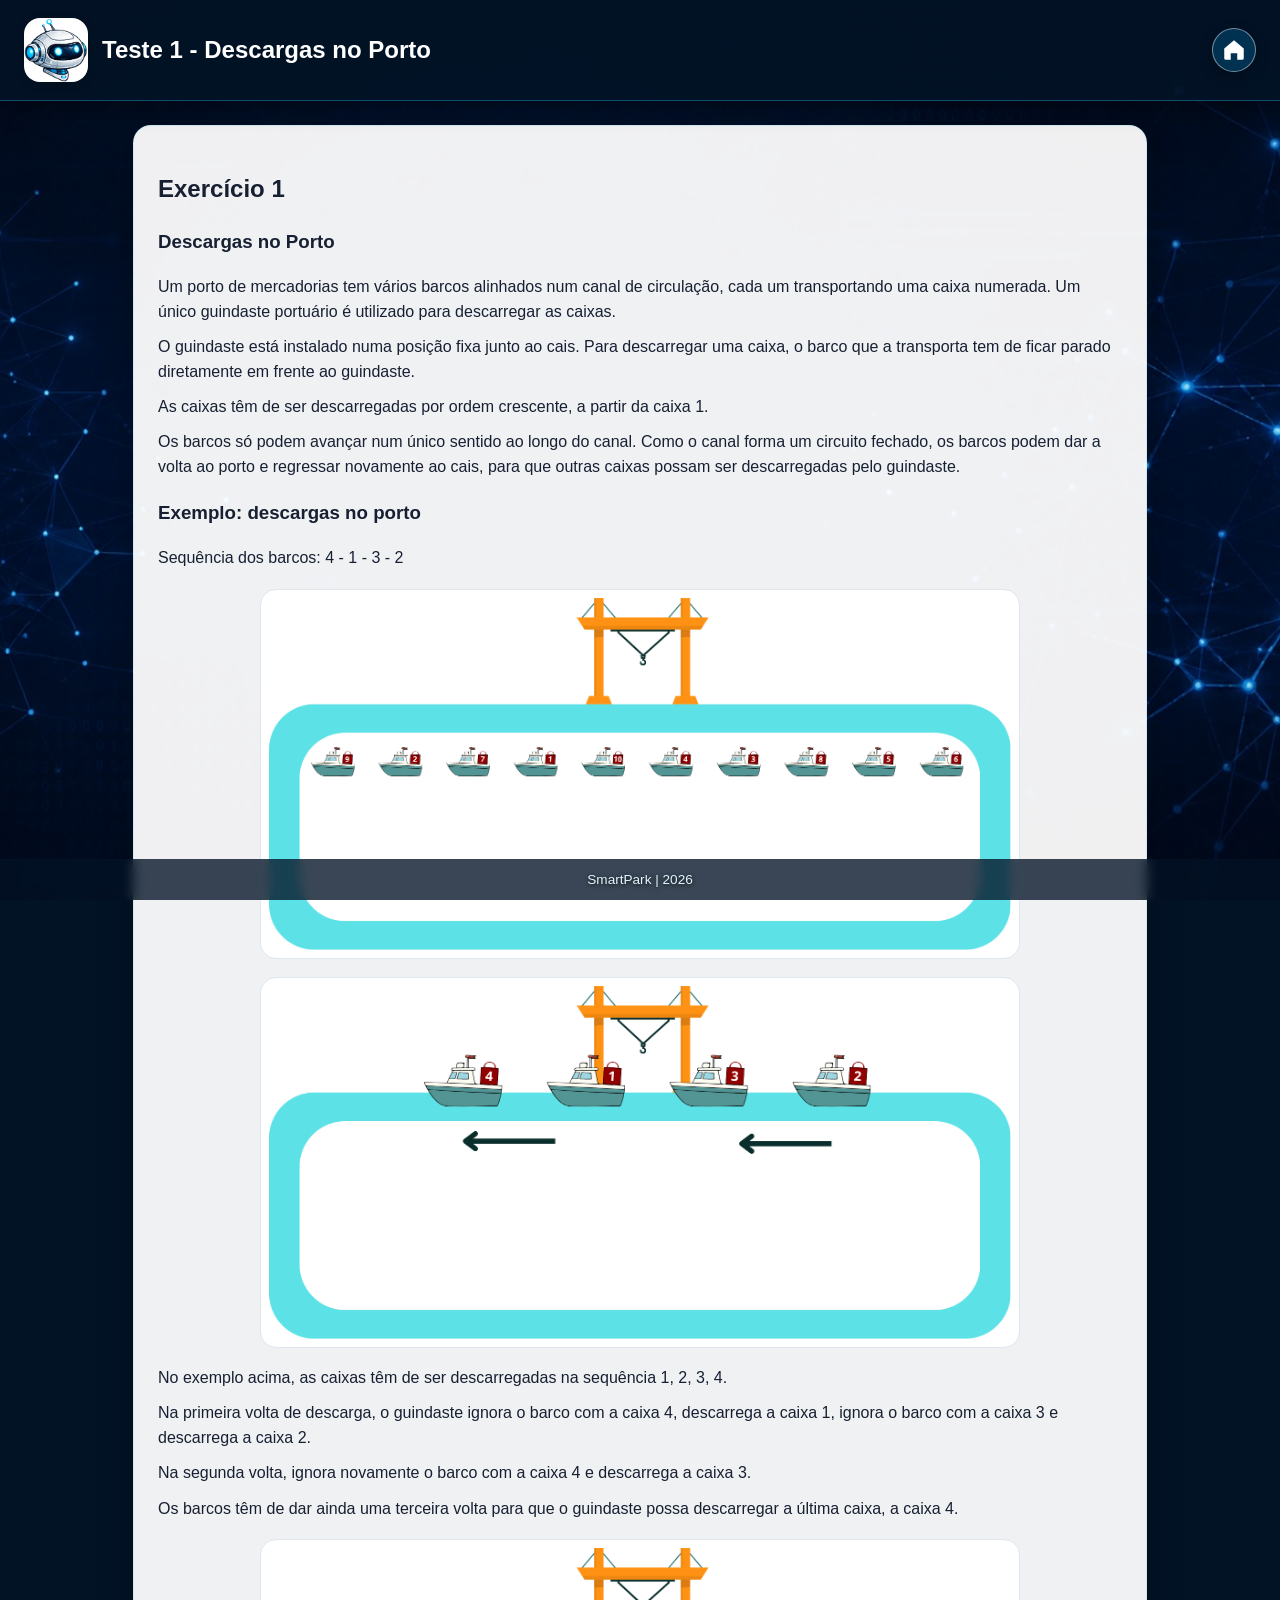
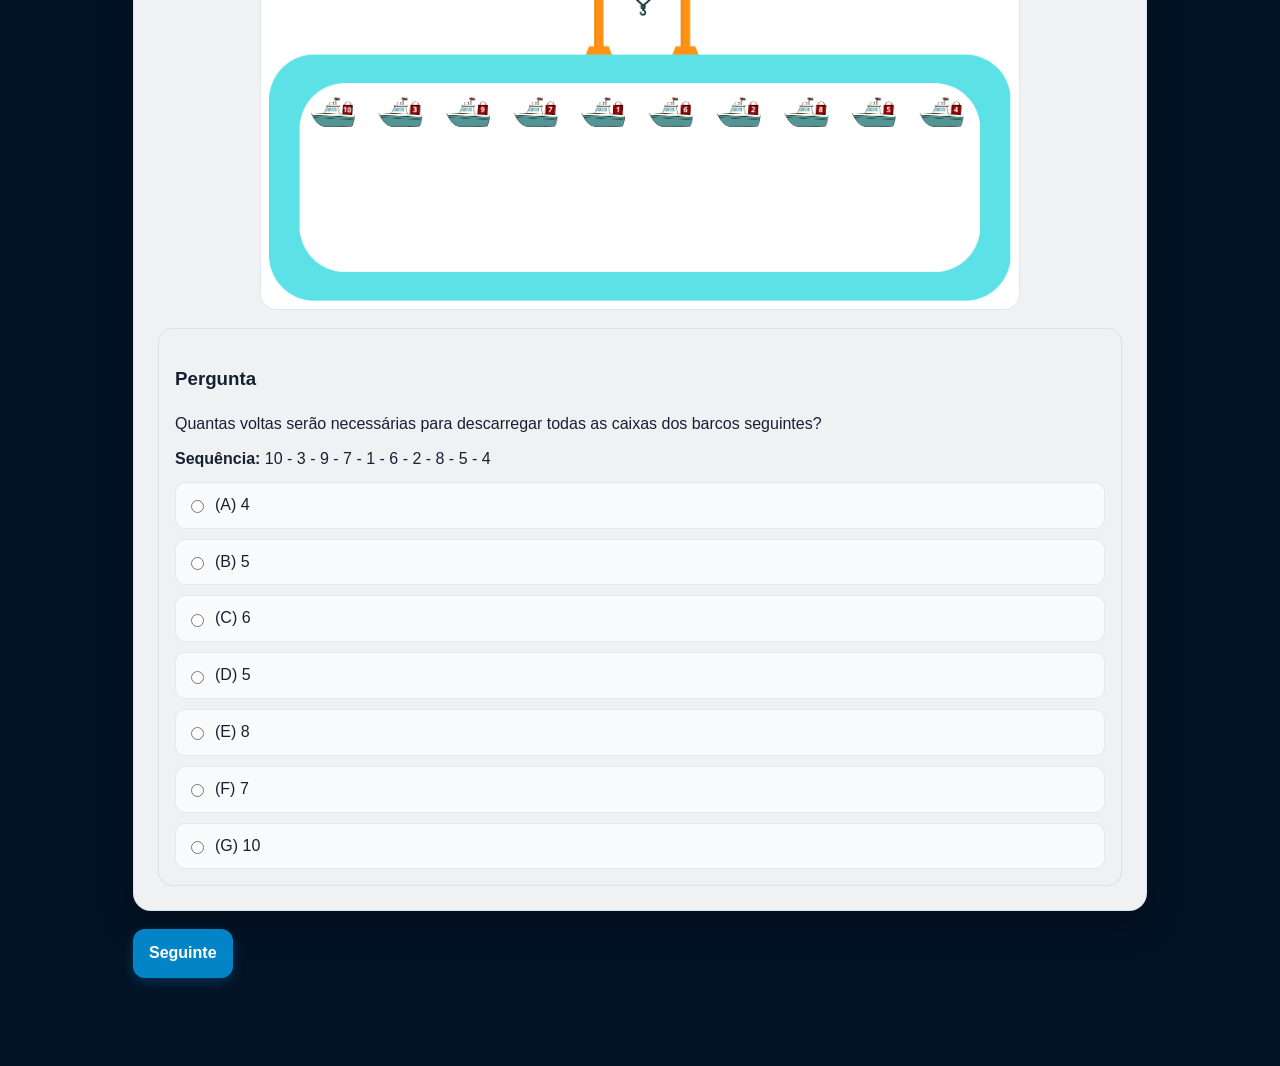
<file: teste_1.html>
<!doctype html><html lang="pt-PT"><head><meta charset="utf-8"><meta name="viewport" content="width=device-width,initial-scale=1"><title>Teste 1 - Descargas no Porto</title><link rel="stylesheet" href="style.css"></head><body><header class="topbar"><img class="site-logo" src="assets/logo_robot.png" alt="Logótipo SmartPark"><h1>Teste 1 - Descargas no Porto</h1><a class="home-icon" href="index.html" aria-label="Início" title="Início"><svg viewBox="0 0 24 24" aria-hidden="true"><path d="M3 10.5 12 3l9 7.5v9a1.5 1.5 0 0 1-1.5 1.5H15v-6H9v6H4.5A1.5 1.5 0 0 1 3 19.5v-9z" fill="currentColor"/></svg></a></header><main class="wrap"><section class="card textblock"><h2>Exercício 1</h2><h3>Descargas no Porto</h3><p>Um porto de mercadorias tem vários barcos alinhados num canal de circulação, cada um transportando uma caixa numerada. Um único guindaste portuário é utilizado para descarregar as caixas.</p><p>O guindaste está instalado numa posição fixa junto ao cais. Para descarregar uma caixa, o barco que a transporta tem de ficar parado diretamente em frente ao guindaste.</p><p>As caixas têm de ser descarregadas por ordem crescente, a partir da caixa 1.</p><p>Os barcos só podem avançar num único sentido ao longo do canal. Como o canal forma um circuito fechado, os barcos podem dar a volta ao porto e regressar novamente ao cais, para que outras caixas possam ser descarregadas pelo guindaste.</p><h3>Exemplo: descargas no porto</h3><p>Sequência dos barcos: 4 - 1 - 3 - 2</p><img class="docimg ill" src="assets/pre_ex1.png" alt="Imagem ilustrativa do pré-teste exercício 1"><img class="docimg ill" src="assets/exercicio_1_exemplo.png" alt="Imagem do exemplo do exercício 1"><p>No exemplo acima, as caixas têm de ser descarregadas na sequência 1, 2, 3, 4.</p><p>Na primeira volta de descarga, o guindaste ignora o barco com a caixa 4, descarrega a caixa 1, ignora o barco com a caixa 3 e descarrega a caixa 2.</p><p>Na segunda volta, ignora novamente o barco com a caixa 4 e descarrega a caixa 3.</p><p>Os barcos têm de dar ainda uma terceira volta para que o guindaste possa descarregar a última caixa, a caixa 4.</p><img class="docimg ill" src="assets/exercicio_1.png" alt="Imagem ilustrativa do teste 1"><div class="question" data-q="t1_q1"><h3>Pergunta</h3><p>Quantas voltas serão necessárias para descarregar todas as caixas dos barcos seguintes?</p><p><strong>Sequência:</strong> 10 - 3 - 9 - 7 - 1 - 6 - 2 - 8 - 5 - 4</p><div class="options"><label class="option"><input type="radio" name="t1_q1" value="A"> (A) 4</label><label class="option"><input type="radio" name="t1_q1" value="B"> (B) 5</label><label class="option"><input type="radio" name="t1_q1" value="C"> (C) 6</label><label class="option"><input type="radio" name="t1_q1" value="D"> (D) 5</label><label class="option"><input type="radio" name="t1_q1" value="E"> (E) 8</label><label class="option"><input type="radio" name="t1_q1" value="F"> (F) 7</label><label class="option"><input type="radio" name="t1_q1" value="G"> (G) 10</label></div></div></section><div class="nav"><a class="btn" href="teste_2.html">Seguinte</a></div></main><div class="footer">SmartPark | 2026</div><script src="script_v52.js?v=52"></script></body></html>
</file>
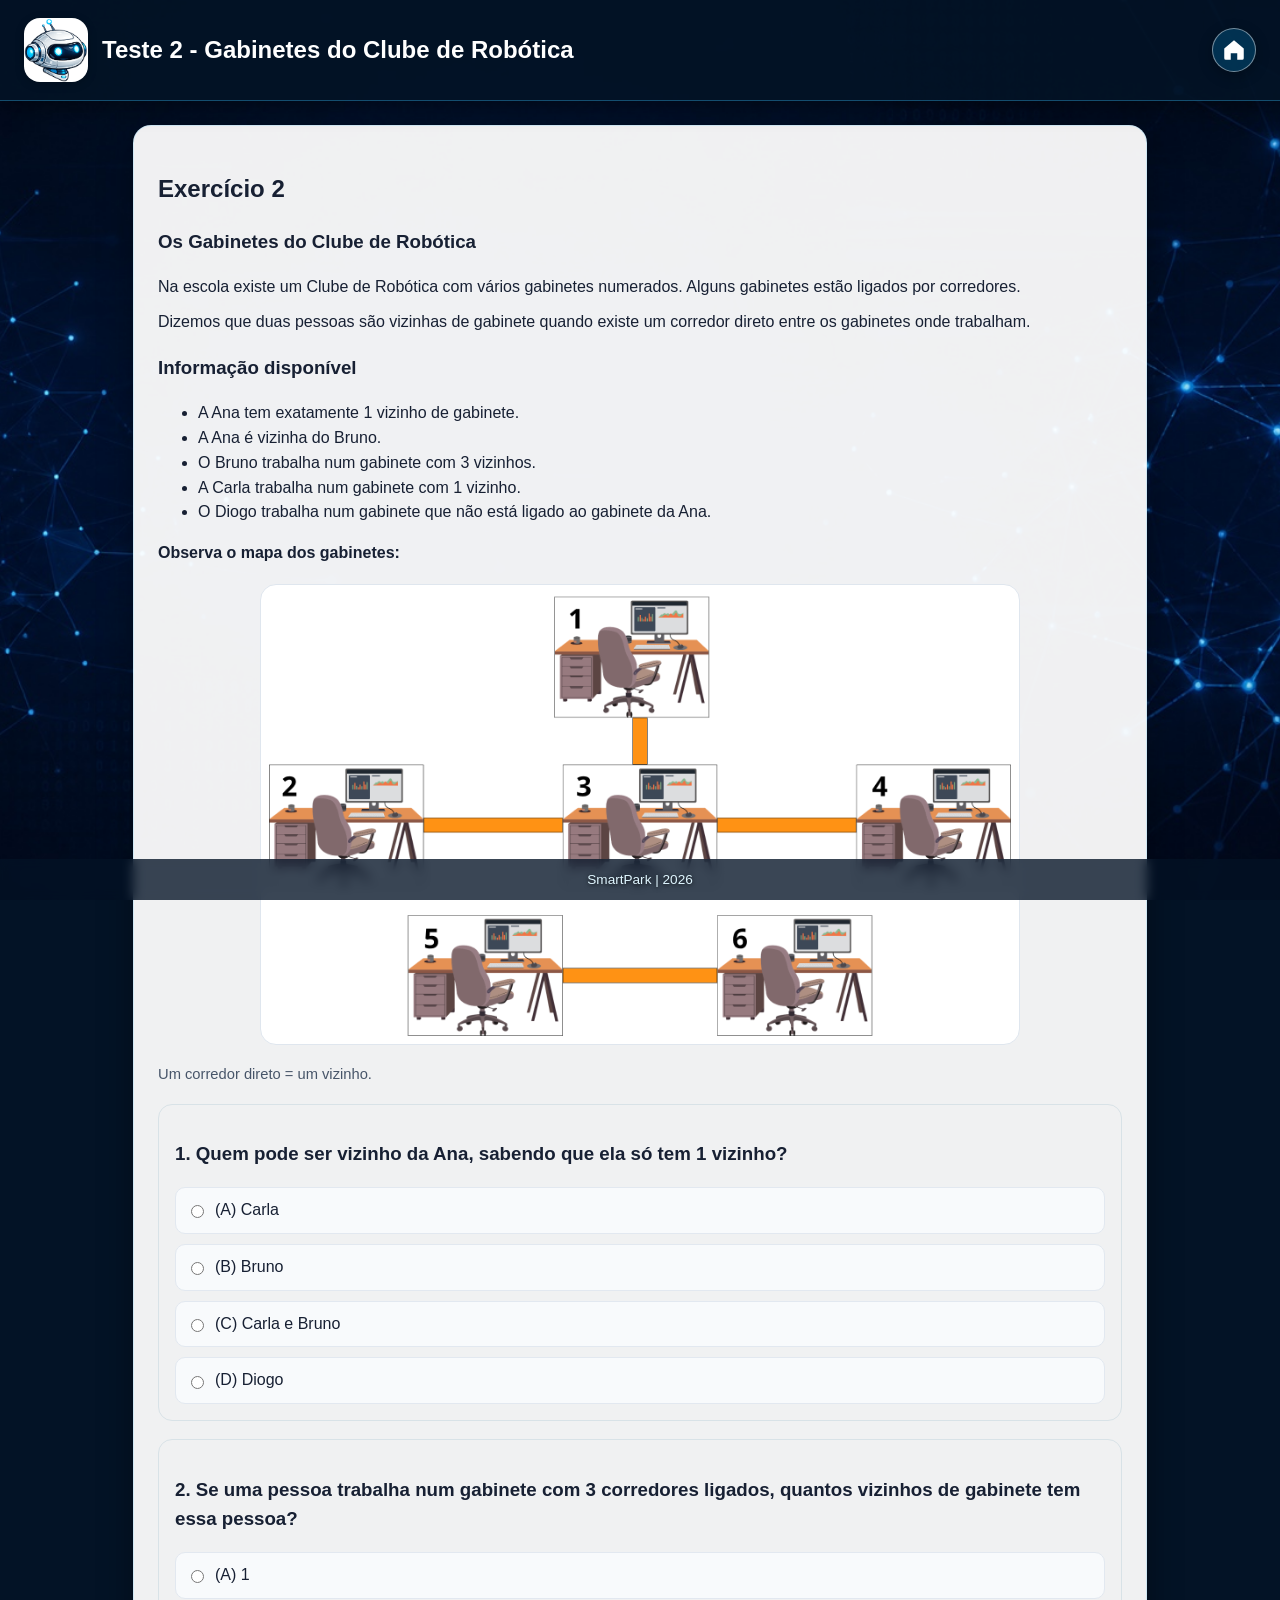
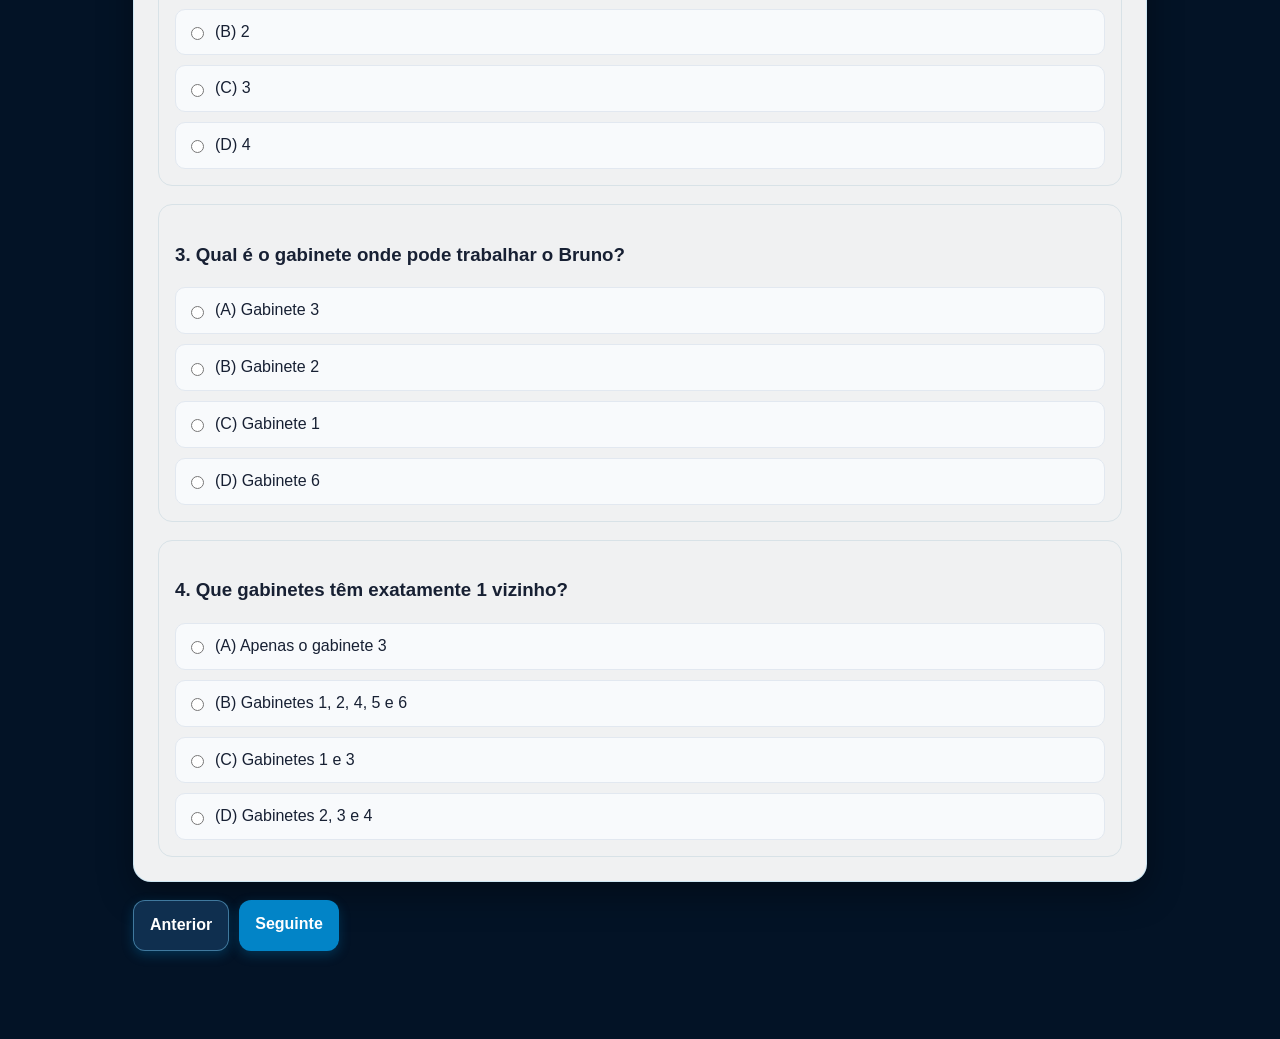
<file: teste_2.html>
<!doctype html><html lang="pt-PT"><head><meta charset="utf-8"><meta name="viewport" content="width=device-width,initial-scale=1"><title>Teste 2 - Gabinetes do Clube de Robótica</title><link rel="stylesheet" href="style.css"></head><body><header class="topbar"><img class="site-logo" src="assets/logo_robot.png" alt="Logótipo SmartPark"><h1>Teste 2 - Gabinetes do Clube de Robótica</h1><a class="home-icon" href="index.html" aria-label="Início" title="Início"><svg viewBox="0 0 24 24" aria-hidden="true"><path d="M3 10.5 12 3l9 7.5v9a1.5 1.5 0 0 1-1.5 1.5H15v-6H9v6H4.5A1.5 1.5 0 0 1 3 19.5v-9z" fill="currentColor"/></svg></a></header><main class="wrap"><section class="card textblock"><h2>Exercício 2</h2><h3>Os Gabinetes do Clube de Robótica</h3><p>Na escola existe um Clube de Robótica com vários gabinetes numerados. Alguns gabinetes estão ligados por corredores.</p><p>Dizemos que duas pessoas são vizinhas de gabinete quando existe um corredor direto entre os gabinetes onde trabalham.</p><h3>Informação disponível</h3><ul><li>A Ana tem exatamente 1 vizinho de gabinete.</li><li>A Ana é vizinha do Bruno.</li><li>O Bruno trabalha num gabinete com 3 vizinhos.</li><li>A Carla trabalha num gabinete com 1 vizinho.</li><li>O Diogo trabalha num gabinete que não está ligado ao gabinete da Ana.</li></ul><p><strong>Observa o mapa dos gabinetes:</strong></p><img class="docimg ill" src="assets/exercicio_2.png" alt="Imagem ilustrativa do teste 2"><p class="small">Um corredor direto = um vizinho.</p><div class="question" data-q="t2_q1"><h3>1. Quem pode ser vizinho da Ana, sabendo que ela só tem 1 vizinho?</h3><div class="options"><label class="option"><input type="radio" name="t2_q1" value="A"> (A) Carla</label><label class="option"><input type="radio" name="t2_q1" value="B"> (B) Bruno</label><label class="option"><input type="radio" name="t2_q1" value="C"> (C) Carla e Bruno</label><label class="option"><input type="radio" name="t2_q1" value="D"> (D) Diogo</label></div></div><div class="question" data-q="t2_q2"><h3>2. Se uma pessoa trabalha num gabinete com 3 corredores ligados, quantos vizinhos de gabinete tem essa pessoa?</h3><div class="options"><label class="option"><input type="radio" name="t2_q2" value="A"> (A) 1</label><label class="option"><input type="radio" name="t2_q2" value="B"> (B) 2</label><label class="option"><input type="radio" name="t2_q2" value="C"> (C) 3</label><label class="option"><input type="radio" name="t2_q2" value="D"> (D) 4</label></div></div><div class="question" data-q="t2_q3"><h3>3. Qual é o gabinete onde pode trabalhar o Bruno?</h3><div class="options"><label class="option"><input type="radio" name="t2_q3" value="A"> (A) Gabinete 3</label><label class="option"><input type="radio" name="t2_q3" value="B"> (B) Gabinete 2</label><label class="option"><input type="radio" name="t2_q3" value="C"> (C) Gabinete 1</label><label class="option"><input type="radio" name="t2_q3" value="D"> (D) Gabinete 6</label></div></div><div class="question" data-q="t2_q4"><h3>4. Que gabinetes têm exatamente 1 vizinho?</h3><div class="options"><label class="option"><input type="radio" name="t2_q4" value="A"> (A) Apenas o gabinete 3</label><label class="option"><input type="radio" name="t2_q4" value="B"> (B) Gabinetes 1, 2, 4, 5 e 6</label><label class="option"><input type="radio" name="t2_q4" value="C"> (C) Gabinetes 1 e 3</label><label class="option"><input type="radio" name="t2_q4" value="D"> (D) Gabinetes 2, 3 e 4</label></div></div></section><div class="nav"><a class="btn secondary" href="teste_1.html">Anterior</a><a class="btn" href="teste_3.html">Seguinte</a></div></main><div class="footer">SmartPark | 2026</div><script src="script_v52.js?v=52"></script></body></html>
</file>
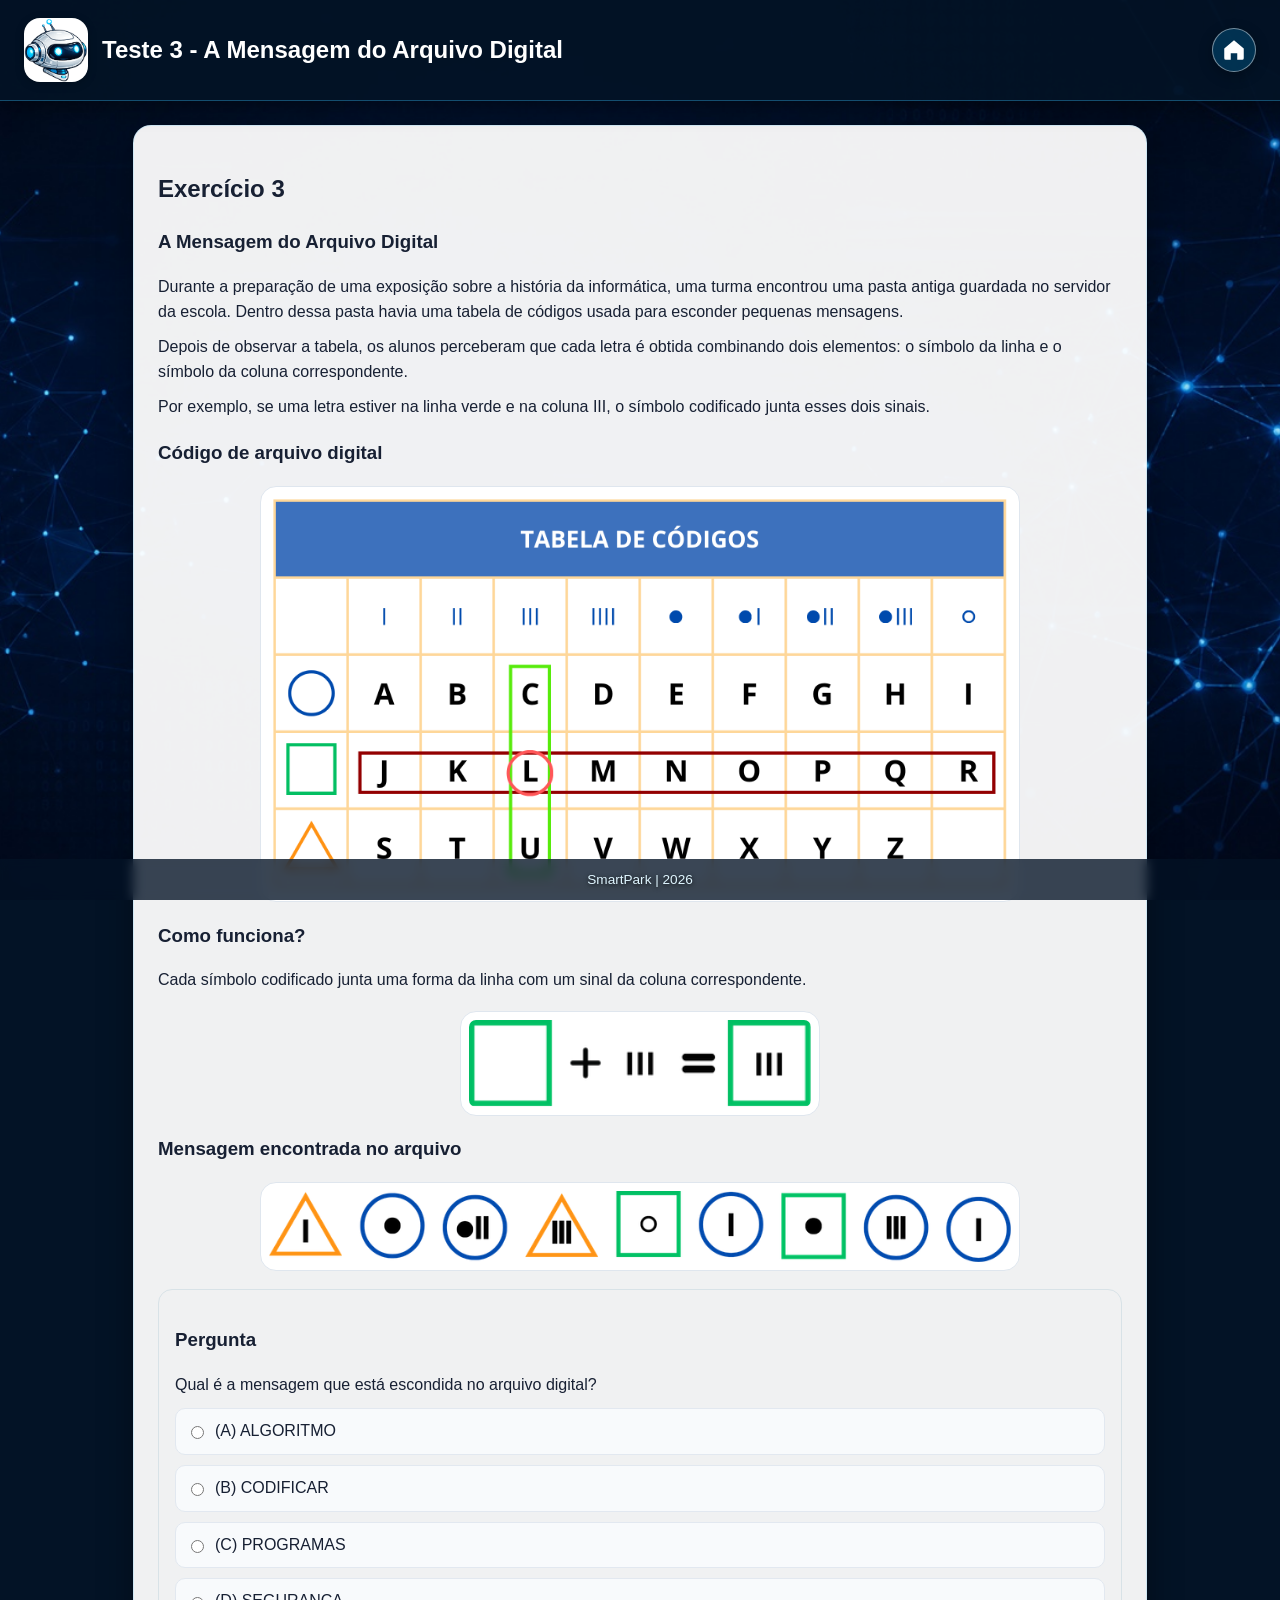
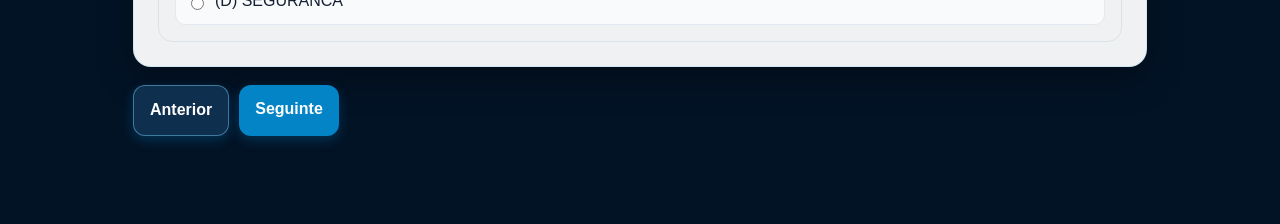
<file: teste_3.html>
<!doctype html><html lang="pt-PT"><head><meta charset="utf-8"><meta name="viewport" content="width=device-width,initial-scale=1"><title>Teste 3 - A Mensagem do Arquivo Digital</title><link rel="stylesheet" href="style.css"></head><body><header class="topbar"><img class="site-logo" src="assets/logo_robot.png" alt="Logótipo SmartPark"><h1>Teste 3 - A Mensagem do Arquivo Digital</h1><a class="home-icon" href="index.html" aria-label="Início" title="Início"><svg viewBox="0 0 24 24" aria-hidden="true"><path d="M3 10.5 12 3l9 7.5v9a1.5 1.5 0 0 1-1.5 1.5H15v-6H9v6H4.5A1.5 1.5 0 0 1 3 19.5v-9z" fill="currentColor"/></svg></a></header><main class="wrap"><section class="card textblock"><h2>Exercício 3</h2><h3>A Mensagem do Arquivo Digital</h3><p>Durante a preparação de uma exposição sobre a história da informática, uma turma encontrou uma pasta antiga guardada no servidor da escola. Dentro dessa pasta havia uma tabela de códigos usada para esconder pequenas mensagens.</p><p>Depois de observar a tabela, os alunos perceberam que cada letra é obtida combinando dois elementos: o símbolo da linha e o símbolo da coluna correspondente.</p><p>Por exemplo, se uma letra estiver na linha verde e na coluna III, o símbolo codificado junta esses dois sinais.</p><h3>Código de arquivo digital</h3><img class="docimg ill" src="assets/exercicio_3.png" alt="Imagem ilustrativa do teste 3"><h3>Como funciona?</h3><p>Cada símbolo codificado junta uma forma da linha com um sinal da coluna correspondente.</p><img class="docimg ill small-ill" src="assets/exercicio_3_como_funciona.png" alt="Imagem explicativa do funcionamento do código"><h3>Mensagem encontrada no arquivo</h3><img class="docimg ill" src="assets/exercicio_3_mensagem.png" alt="Mensagem codificada encontrada no arquivo"><div class="question" data-q="t3_q1"><h3>Pergunta</h3><p>Qual é a mensagem que está escondida no arquivo digital?</p><div class="options"><label class="option"><input type="radio" name="t3_q1" value="A"> (A) ALGORITMO</label><label class="option"><input type="radio" name="t3_q1" value="B"> (B) CODIFICAR</label><label class="option"><input type="radio" name="t3_q1" value="C"> (C) PROGRAMAS</label><label class="option"><input type="radio" name="t3_q1" value="D"> (D) SEGURANCA</label></div></div></section><div class="nav"><a class="btn secondary" href="teste_2.html">Anterior</a><a class="btn" href="teste_4.html">Seguinte</a></div></main><div class="footer">SmartPark | 2026</div><script src="script_v52.js?v=52"></script></body></html>
</file>
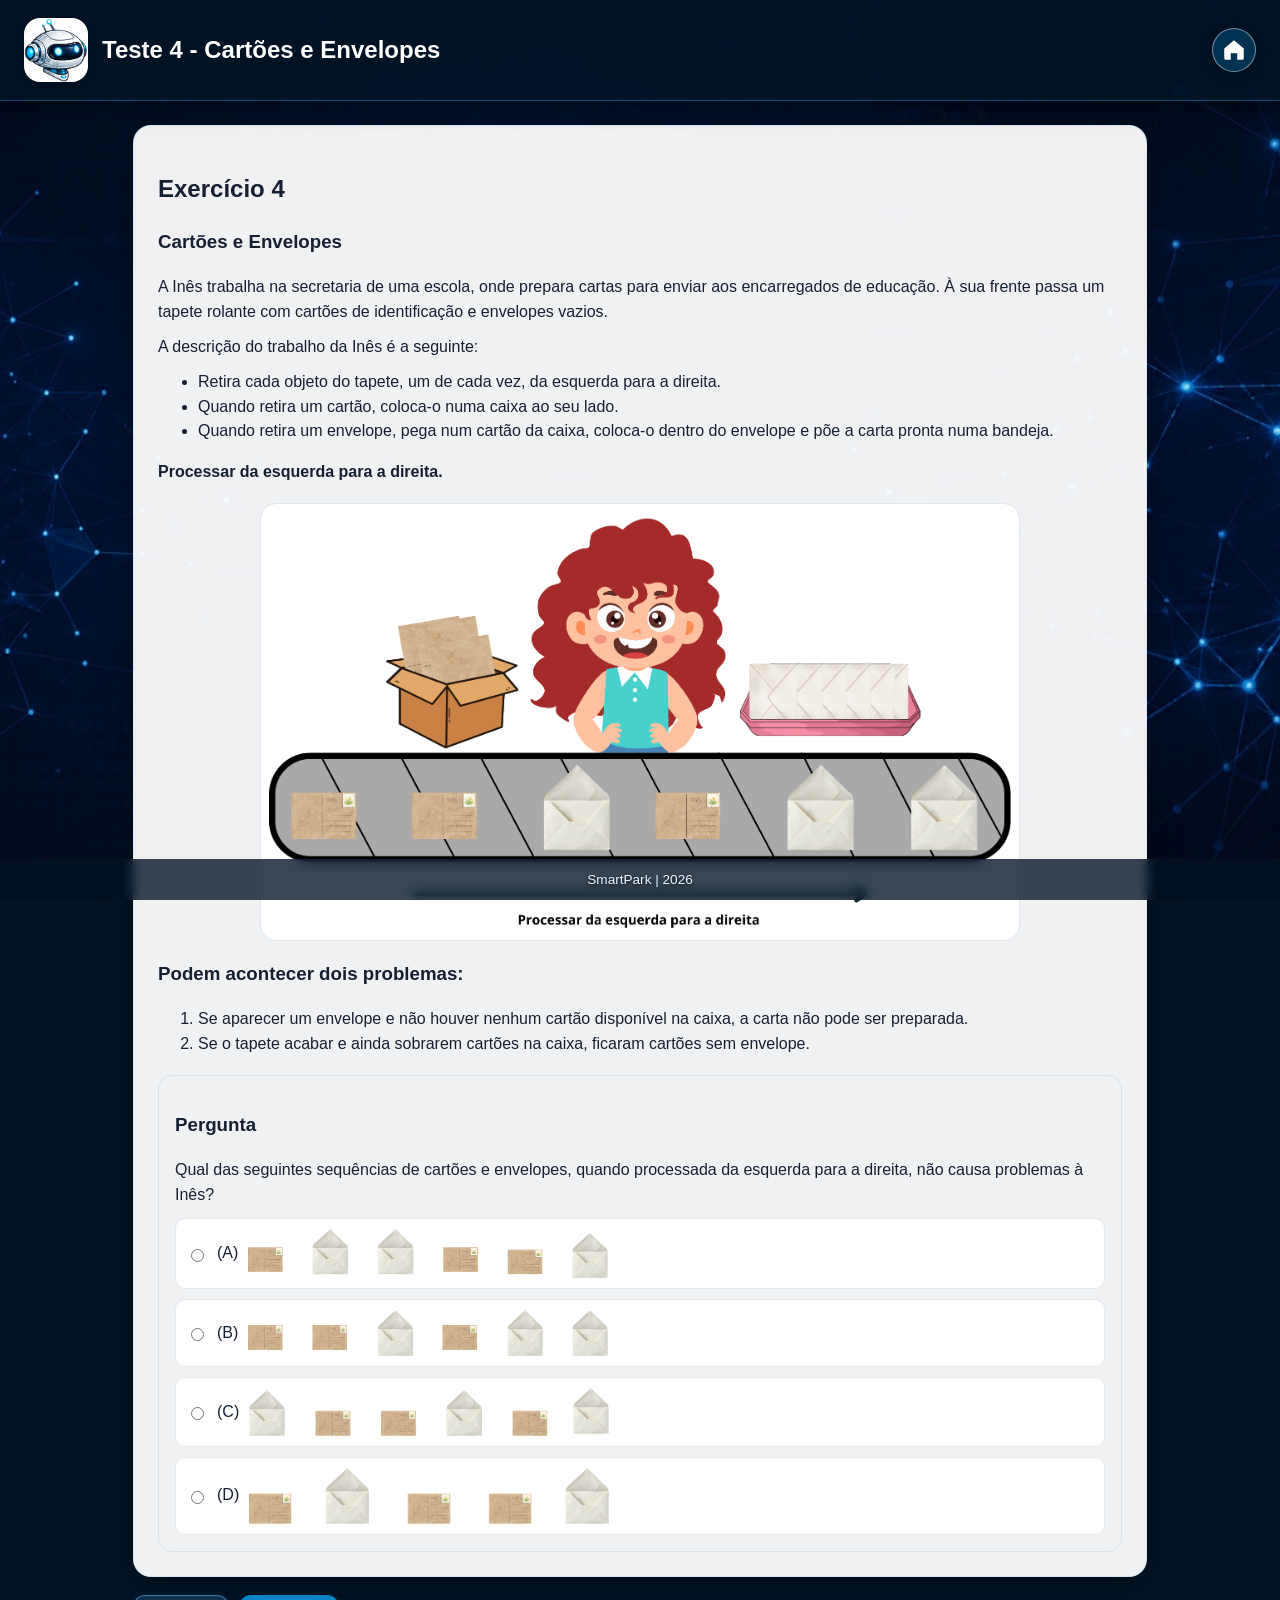
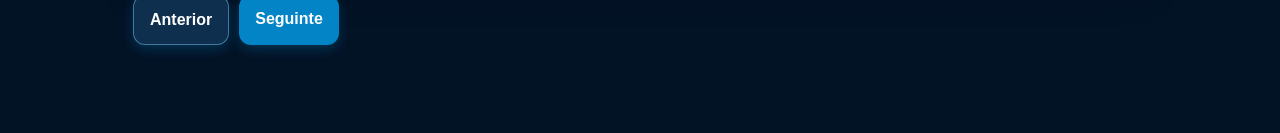
<file: teste_4.html>
<!doctype html><html lang="pt-PT"><head><meta charset="utf-8"><meta name="viewport" content="width=device-width,initial-scale=1"><title>Teste 4 - Cartões e Envelopes</title><link rel="stylesheet" href="style.css"></head><body><header class="topbar"><img class="site-logo" src="assets/logo_robot.png" alt="Logótipo SmartPark"><h1>Teste 4 - Cartões e Envelopes</h1><a class="home-icon" href="index.html" aria-label="Início" title="Início"><svg viewBox="0 0 24 24" aria-hidden="true"><path d="M3 10.5 12 3l9 7.5v9a1.5 1.5 0 0 1-1.5 1.5H15v-6H9v6H4.5A1.5 1.5 0 0 1 3 19.5v-9z" fill="currentColor"/></svg></a></header><main class="wrap"><section class="card textblock"><h2>Exercício 4</h2><h3>Cartões e Envelopes</h3><p>A Inês trabalha na secretaria de uma escola, onde prepara cartas para enviar aos encarregados de educação. À sua frente passa um tapete rolante com cartões de identificação e envelopes vazios.</p><p>A descrição do trabalho da Inês é a seguinte:</p><ul><li>Retira cada objeto do tapete, um de cada vez, da esquerda para a direita.</li><li>Quando retira um cartão, coloca-o numa caixa ao seu lado.</li><li>Quando retira um envelope, pega num cartão da caixa, coloca-o dentro do envelope e põe a carta pronta numa bandeja.</li></ul><p><strong>Processar da esquerda para a direita.</strong></p><img class="docimg ill" src="assets/exercicio_4.png" alt="Imagem ilustrativa do teste 4"><h3>Podem acontecer dois problemas:</h3><ol><li>Se aparecer um envelope e não houver nenhum cartão disponível na caixa, a carta não pode ser preparada.</li><li>Se o tapete acabar e ainda sobrarem cartões na caixa, ficaram cartões sem envelope.</li></ol><div class="question" data-q="t4_q1"><h3>Pergunta</h3><p>Qual das seguintes sequências de cartões e envelopes, quando processada da esquerda para a direita, não causa problemas à Inês?</p><div class="options image-options ex4-options"><label class="option"><input type="radio" name="t4_q1" value="A"> <span>(A)</span><img src="assets/exercicio_4_A.png" alt="Opção A"></label><label class="option"><input type="radio" name="t4_q1" value="B"> <span>(B)</span><img src="assets/exercicio_4_B.png" alt="Opção B"></label><label class="option"><input type="radio" name="t4_q1" value="C"> <span>(C)</span><img src="assets/exercicio_4_C.png" alt="Opção C"></label><label class="option"><input type="radio" name="t4_q1" value="D"> <span>(D)</span><img src="assets/exercicio_4_D.png" alt="Opção D"></label></div></div></section><div class="nav"><a class="btn secondary" href="teste_3.html">Anterior</a><a class="btn" href="teste_5.html">Seguinte</a></div></main><div class="footer">SmartPark | 2026</div><script src="script_v52.js?v=52"></script></body></html>
</file>
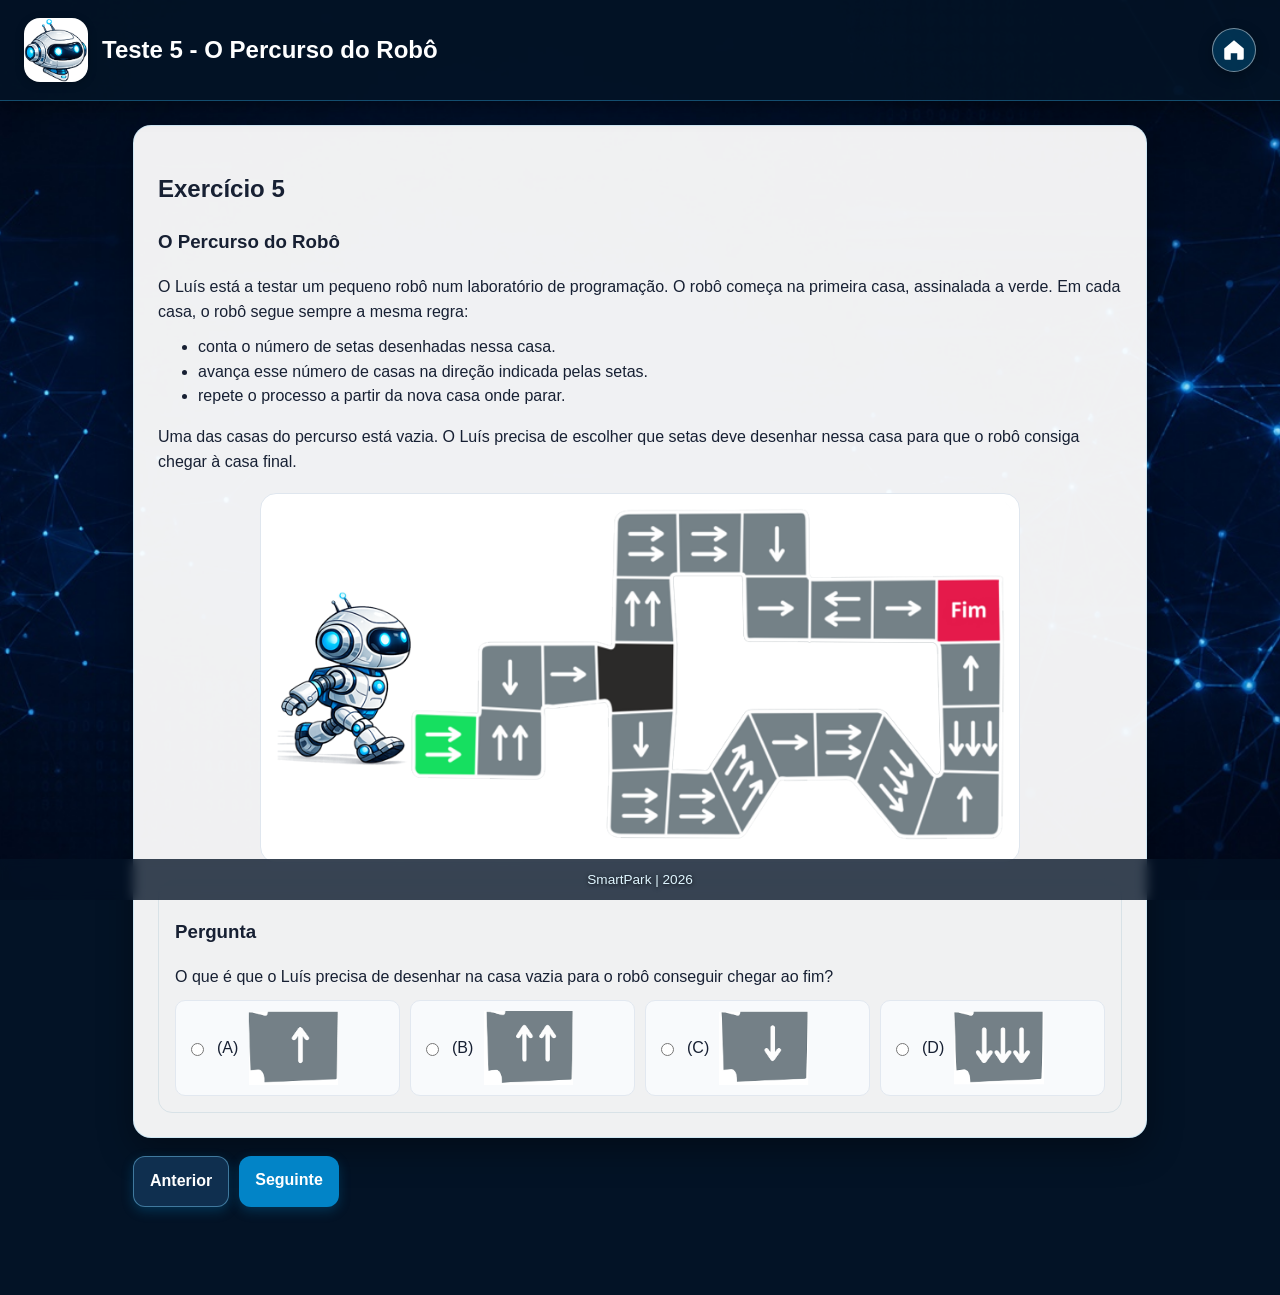
<file: teste_5.html>
<!doctype html><html lang="pt-PT"><head><meta charset="utf-8"><meta name="viewport" content="width=device-width,initial-scale=1"><title>Teste 5 - O Percurso do Robô</title><link rel="stylesheet" href="style.css"></head><body><header class="topbar"><img class="site-logo" src="assets/logo_robot.png" alt="Logótipo SmartPark"><h1>Teste 5 - O Percurso do Robô</h1><a class="home-icon" href="index.html" aria-label="Início" title="Início"><svg viewBox="0 0 24 24" aria-hidden="true"><path d="M3 10.5 12 3l9 7.5v9a1.5 1.5 0 0 1-1.5 1.5H15v-6H9v6H4.5A1.5 1.5 0 0 1 3 19.5v-9z" fill="currentColor"/></svg></a></header><main class="wrap"><section class="card textblock"><h2>Exercício 5</h2><h3>O Percurso do Robô</h3><p>O Luís está a testar um pequeno robô num laboratório de programação. O robô começa na primeira casa, assinalada a verde. Em cada casa, o robô segue sempre a mesma regra:</p><ul><li>conta o número de setas desenhadas nessa casa.</li><li>avança esse número de casas na direção indicada pelas setas.</li><li>repete o processo a partir da nova casa onde parar.</li></ul><p>Uma das casas do percurso está vazia. O Luís precisa de escolher que setas deve desenhar nessa casa para que o robô consiga chegar à casa final.</p><img class="docimg ill" src="assets/exercicio_5.png" alt="Imagem ilustrativa do teste 5"><div class="question" data-q="t5_q1"><h3>Pergunta</h3><p>O que é que o Luís precisa de desenhar na casa vazia para o robô conseguir chegar ao fim?</p><div class="options image-options small-choice"><label class="option"><input type="radio" name="t5_q1" value="A"> (A)<img src="assets/exercicio_5_A.png" alt="Opção A do exercício 5"></label><label class="option"><input type="radio" name="t5_q1" value="B"> (B)<img src="assets/exercicio_5_B.png" alt="Opção B do exercício 5"></label><label class="option"><input type="radio" name="t5_q1" value="C"> (C)<img src="assets/exercicio_5_C.png" alt="Opção C do exercício 5"></label><label class="option"><input type="radio" name="t5_q1" value="D"> (D)<img src="assets/exercicio_5_D.png" alt="Opção D do exercício 5"></label></div></div></section><div class="nav"><a class="btn secondary" href="teste_4.html">Anterior</a><a class="btn" href="teste_6.html">Seguinte</a></div></main><div class="footer">SmartPark | 2026</div><script src="script_v52.js?v=52"></script></body></html>
</file>
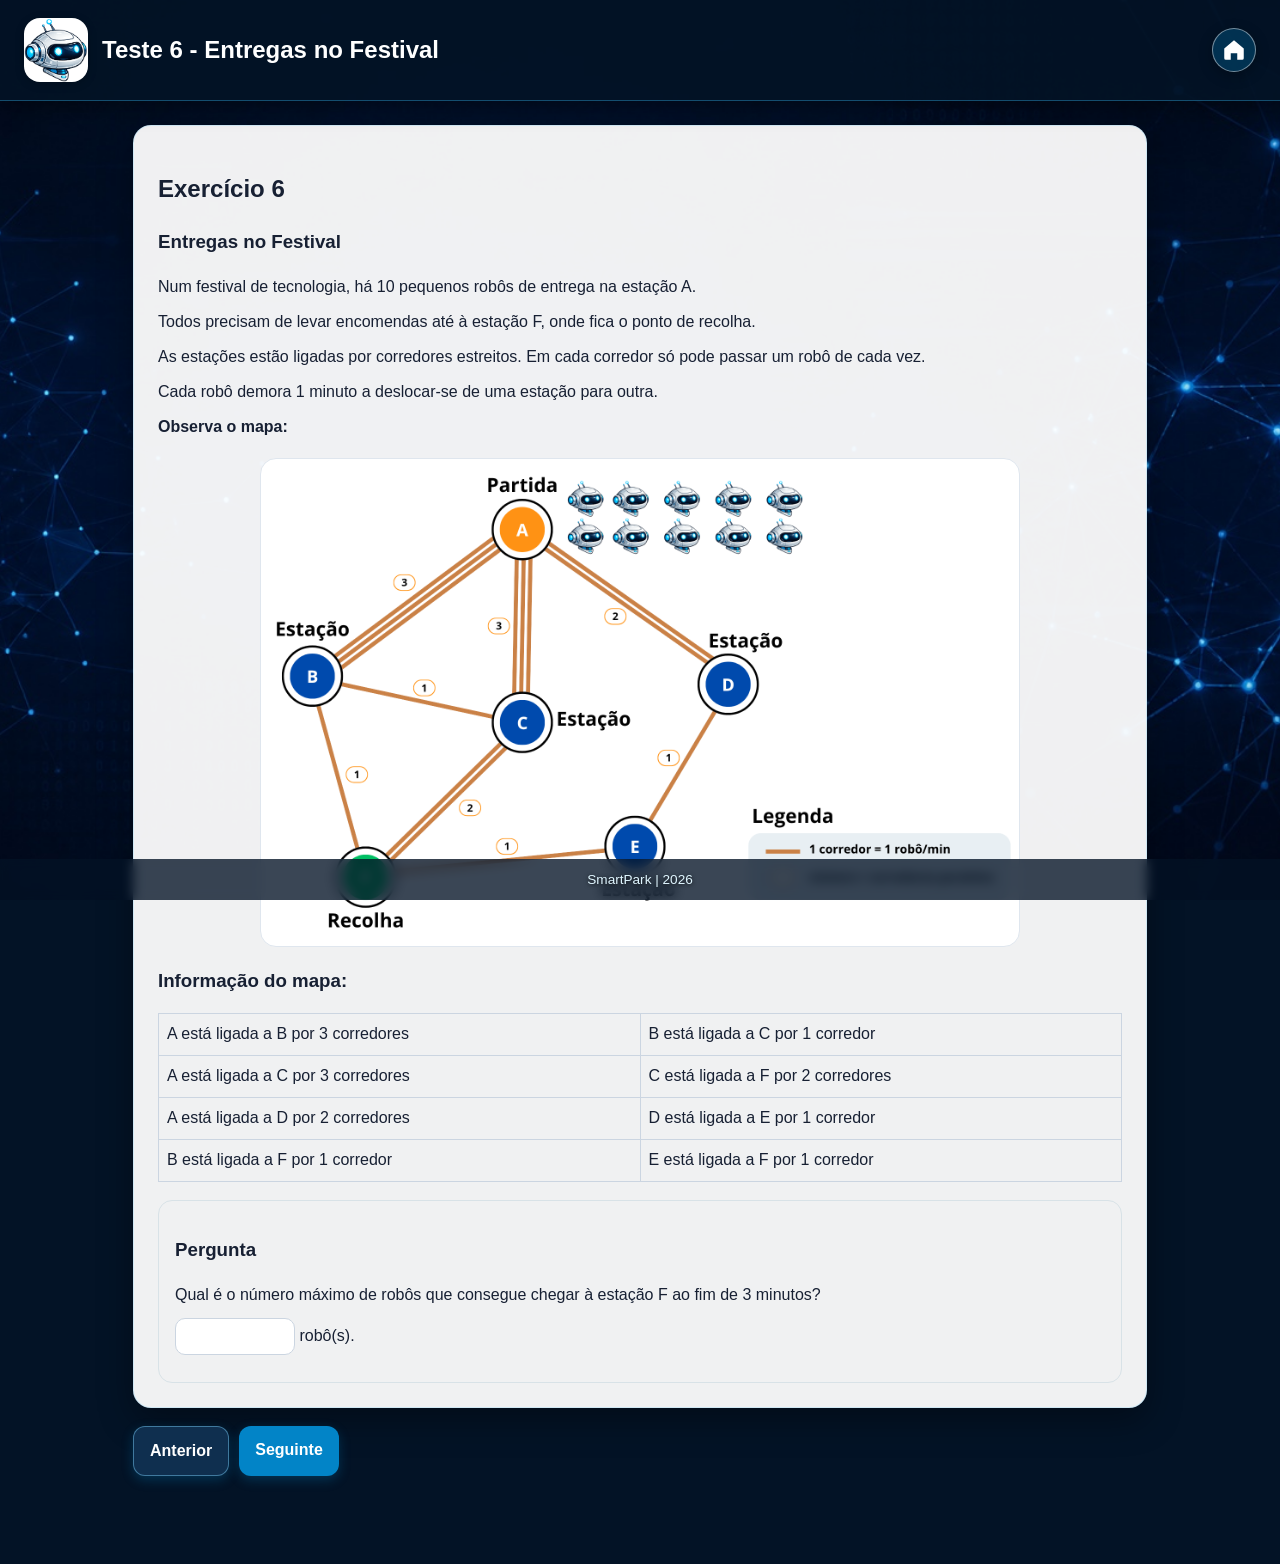
<file: teste_6.html>
<!doctype html><html lang="pt-PT"><head><meta charset="utf-8"><meta name="viewport" content="width=device-width,initial-scale=1"><title>Teste 6 - Entregas no Festival</title><link rel="stylesheet" href="style.css"></head><body><header class="topbar"><img class="site-logo" src="assets/logo_robot.png" alt="Logótipo SmartPark"><h1>Teste 6 - Entregas no Festival</h1><a class="home-icon" href="index.html" aria-label="Início" title="Início"><svg viewBox="0 0 24 24" aria-hidden="true"><path d="M3 10.5 12 3l9 7.5v9a1.5 1.5 0 0 1-1.5 1.5H15v-6H9v6H4.5A1.5 1.5 0 0 1 3 19.5v-9z" fill="currentColor"/></svg></a></header><main class="wrap"><section class="card textblock"><h2>Exercício 6</h2><h3>Entregas no Festival</h3><p>Num festival de tecnologia, há 10 pequenos robôs de entrega na estação A.</p><p>Todos precisam de levar encomendas até à estação F, onde fica o ponto de recolha.</p><p>As estações estão ligadas por corredores estreitos. Em cada corredor só pode passar um robô de cada vez.</p><p>Cada robô demora 1 minuto a deslocar-se de uma estação para outra.</p><p><strong>Observa o mapa:</strong></p><img class="docimg ill" src="assets/exercicio_6.png" alt="Imagem ilustrativa do teste 6"><h3>Informação do mapa:</h3><table><tr><td>A está ligada a B por 3 corredores</td><td>B está ligada a C por 1 corredor</td></tr><tr><td>A está ligada a C por 3 corredores</td><td>C está ligada a F por 2 corredores</td></tr><tr><td>A está ligada a D por 2 corredores</td><td>D está ligada a E por 1 corredor</td></tr><tr><td>B está ligada a F por 1 corredor</td><td>E está ligada a F por 1 corredor</td></tr></table><div class="question" data-q="t6_q1"><h3>Pergunta</h3><p>Qual é o número máximo de robôs que consegue chegar à estação F ao fim de 3 minutos?</p><p><input class="inputline" type="number" name="t6_q1" min="0" max="10"> robô(s).</p></div></section><div class="nav"><a class="btn secondary" href="teste_5.html">Anterior</a><a class="btn" href="teste_7.html">Seguinte</a></div></main><div class="footer">SmartPark | 2026</div><script src="script_v52.js?v=52"></script></body></html>
</file>
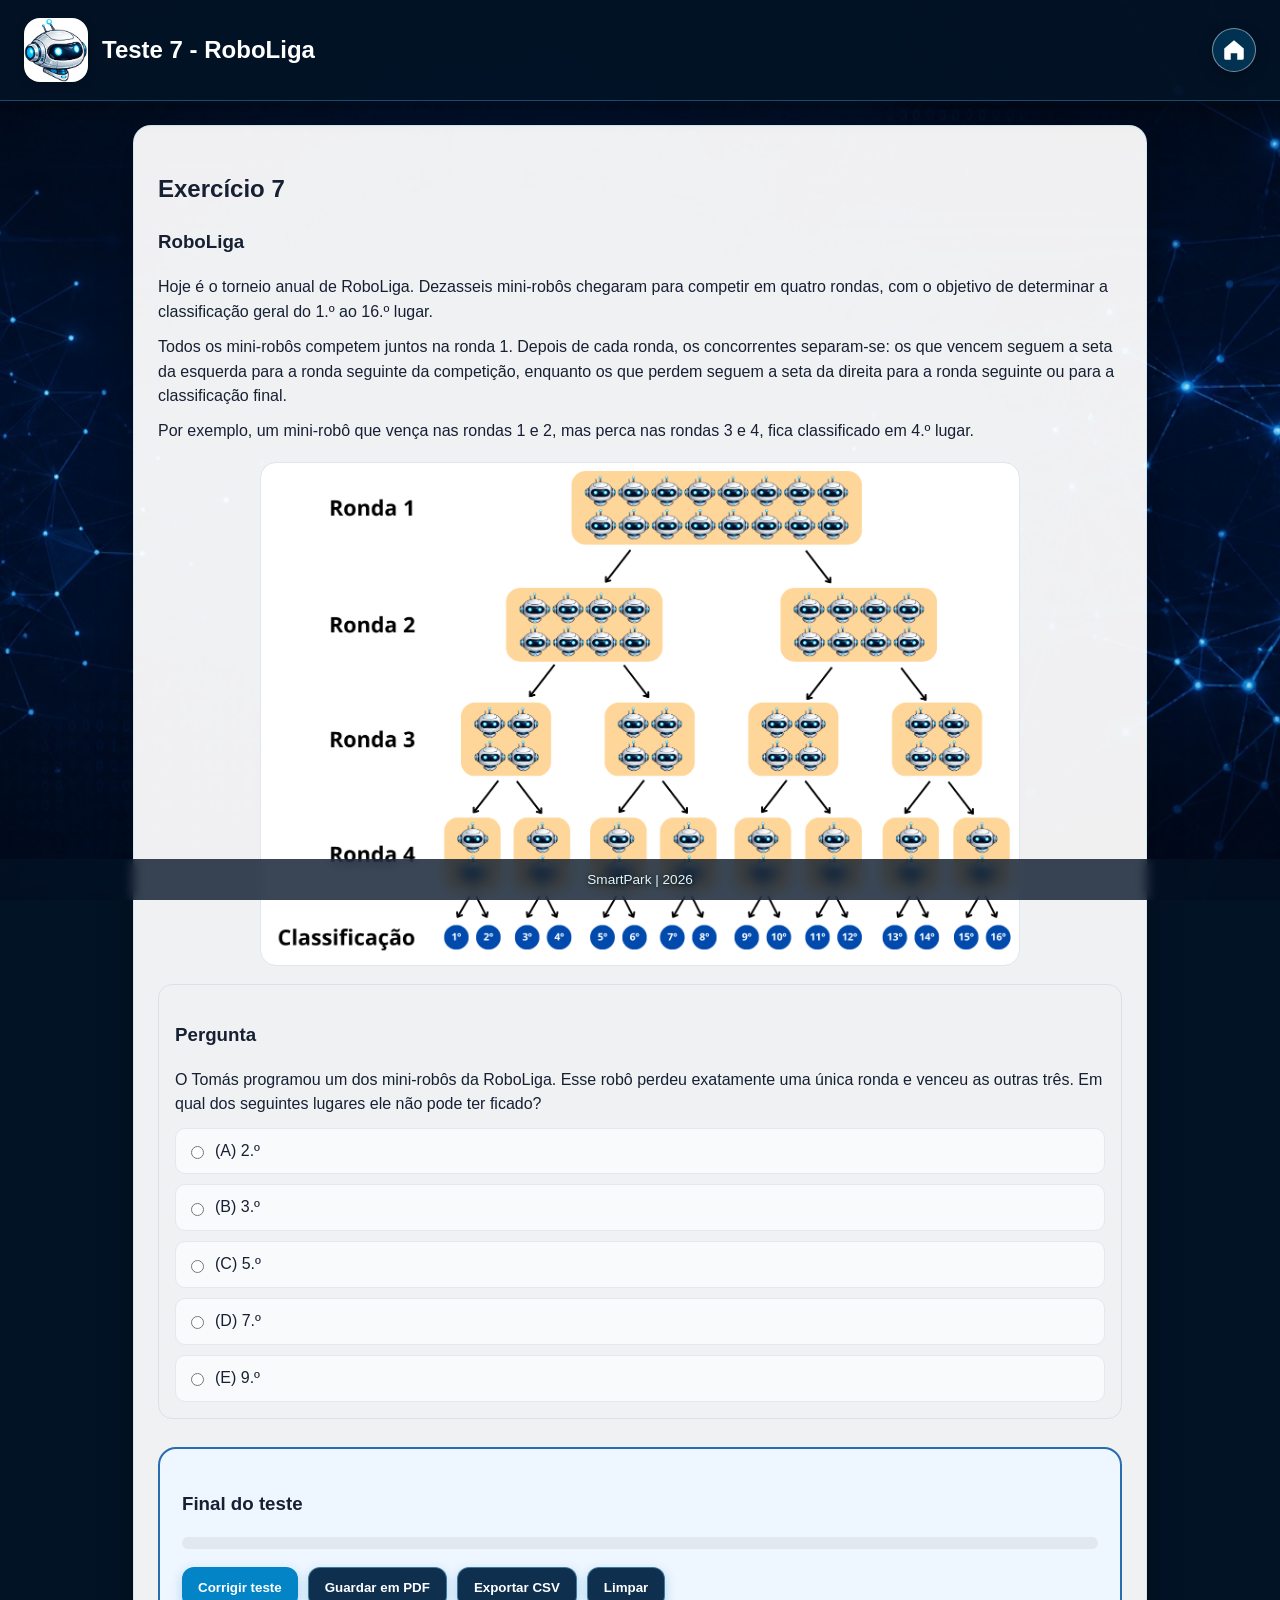
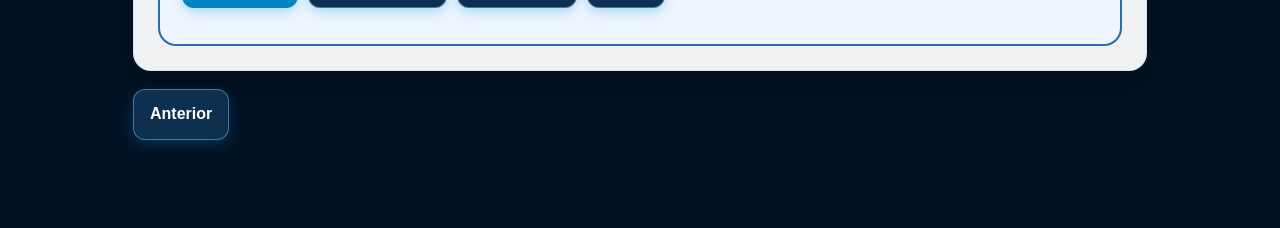
<file: teste_7.html>
<!doctype html><html lang="pt-PT"><head><meta charset="utf-8"><meta name="viewport" content="width=device-width,initial-scale=1"><title>Teste 7 - RoboLiga</title><link rel="stylesheet" href="style.css"></head><body><header class="topbar"><img class="site-logo" src="assets/logo_robot.png" alt="Logótipo SmartPark"><h1>Teste 7 - RoboLiga</h1><a class="home-icon" href="index.html" aria-label="Início" title="Início"><svg viewBox="0 0 24 24" aria-hidden="true"><path d="M3 10.5 12 3l9 7.5v9a1.5 1.5 0 0 1-1.5 1.5H15v-6H9v6H4.5A1.5 1.5 0 0 1 3 19.5v-9z" fill="currentColor"/></svg></a></header><main class="wrap"><section class="card textblock"><h2>Exercício 7</h2><h3>RoboLiga</h3><p>Hoje é o torneio anual de RoboLiga. Dezasseis mini-robôs chegaram para competir em quatro rondas, com o objetivo de determinar a classificação geral do 1.º ao 16.º lugar.</p><p>Todos os mini-robôs competem juntos na ronda 1. Depois de cada ronda, os concorrentes separam-se: os que vencem seguem a seta da esquerda para a ronda seguinte da competição, enquanto os que perdem seguem a seta da direita para a ronda seguinte ou para a classificação final.</p><p>Por exemplo, um mini-robô que vença nas rondas 1 e 2, mas perca nas rondas 3 e 4, fica classificado em 4.º lugar.</p><img class="docimg ill" src="assets/exercicio_7.png" alt="Imagem ilustrativa do teste 7"><div class="question" data-q="t7_q1"><h3>Pergunta</h3><p>O Tomás programou um dos mini-robôs da RoboLiga. Esse robô perdeu exatamente uma única ronda e venceu as outras três. Em qual dos seguintes lugares ele não pode ter ficado?</p><div class="options"><label class="option"><input type="radio" name="t7_q1" value="A"> (A) 2.º</label><label class="option"><input type="radio" name="t7_q1" value="B"> (B) 3.º</label><label class="option"><input type="radio" name="t7_q1" value="C"> (C) 5.º</label><label class="option"><input type="radio" name="t7_q1" value="D"> (D) 7.º</label><label class="option"><input type="radio" name="t7_q1" value="E"> (E) 9.º</label></div></div><div class="final-actions"><h3>Final do teste</h3><div class="progress"><div class="bar"></div></div><div class="nav"><button onclick="corrigirTodas()">Corrigir teste</button><button class="secondary" onclick="imprimir()">Guardar em PDF</button><button class="secondary" onclick="exportarCSV()">Exportar CSV</button><button class="secondary" onclick="limparTudo()">Limpar</button></div><div id="resultado" class="result"></div></div></section><div class="nav"><a class="btn secondary" href="teste_6.html">Anterior</a></div></main><div class="footer">SmartPark | 2026</div><script src="script_v52.js?v=52"></script></body></html>
</file>
<file: style.css>
*{box-sizing:border-box}body{margin:0;font-family:Arial,Helvetica,sans-serif;background:#eef5f7;color:#1f2933;line-height:1.55}.topbar{background:#0f766e;color:white;padding:18px 24px;box-shadow:0 2px 8px #0002}.topbar h1{margin:0;font-size:1.5rem}.wrap{max-width:1050px;margin:24px auto;padding:0 18px}.card{background:white;border-radius:18px;padding:24px;margin-bottom:18px;box-shadow:0 8px 24px #0001}.menu{display:grid;grid-template-columns:repeat(auto-fit,minmax(190px,1fr));gap:12px}.btn,a.btn,button{display:inline-block;border:0;border-radius:12px;background:#0f766e;color:white;padding:12px 16px;text-decoration:none;font-weight:700;cursor:pointer}button.secondary,a.secondary{background:#475569}.btn:hover,button:hover{filter:brightness(.95)}.nav{display:flex;gap:10px;flex-wrap:wrap;margin-top:18px}.question{border:1px solid #d8e2e7;border-radius:14px;padding:16px;margin-top:18px}.options{display:grid;gap:10px;margin-top:10px}.option{display:flex;align-items:center;gap:8px;background:#f8fafc;border:1px solid #e2e8f0;border-radius:10px;padding:10px}.option img{max-height:74px;vertical-align:middle}.docimg{width:100%;max-width:760px;display:block;margin:18px auto;border:1px solid #e5e7eb;border-radius:14px;background:#fff}.small{font-size:.92rem;color:#475569}.result{font-size:1.15rem;font-weight:700;margin-top:14px}.ok{color:#15803d}.bad{color:#b91c1c}.missing{outline:3px solid #f59e0b;background:#fff7ed}.footer{font-size:.85rem;text-align:center;color:#64748b;margin:30px}.textblock p{margin:.65rem 0}.textblock ul{margin-top:.4rem}.inputline{padding:10px;border:1px solid #cbd5e1;border-radius:10px;min-width:120px}.badge{display:inline-block;background:#e0f2fe;border:1px solid #bae6fd;border-radius:999px;padding:4px 10px;font-size:.85rem;color:#075985}table{border-collapse:collapse;width:100%;margin:12px 0}td,th{border:1px solid #cbd5e1;padding:8px;text-align:left}.progress{height:12px;background:#e2e8f0;border-radius:999px;overflow:hidden}.bar{height:12px;background:#0f766e;width:0} @media print{.topbar,.nav,button,.footer{display:none}.card{box-shadow:none;border:0}.docimg{max-width:100%}body{background:white}}

.docimg.ill{max-height:430px;object-fit:contain;background:#fff;border:1px solid #dfe6ee;border-radius:16px;padding:10px}.final-actions{margin-top:28px;padding:22px;border:2px solid #2b6cb0;border-radius:18px;background:#eef6ff}.right{border-color:#28a745}.wrong{border-color:#dc3545}@media print{.nav,.topbar,.footer{display:none}.card{box-shadow:none;border:0}.final-actions{border:0}}

.topbar{display:flex;align-items:center;gap:14px}
.site-logo{width:64px;height:64px;object-fit:cover;border-radius:16px;background:#fff;box-shadow:0 2px 10px #0003}
.start-box{text-align:center}
.start-box .btn{min-width:220px;text-align:center;font-size:1.1rem}
.docimg.ill{max-height:none;object-fit:contain;background:#fff;border:1px solid #dfe6ee;border-radius:16px;padding:8px}
.choice-img{max-width:820px}
@media (max-width:640px){.site-logo{width:52px;height:52px}.topbar h1{font-size:1.15rem}}

.image-options{grid-template-columns:repeat(auto-fit,minmax(220px,1fr));align-items:stretch}
.image-options .option{display:flex;align-items:center;gap:10px;justify-content:flex-start}
.image-options .option img{max-width:170px;width:100%;height:auto;display:block}
.small-choice .option img{max-width:90px}
.small-ill{max-width:360px}

.dual-buttons{display:flex;gap:16px;justify-content:center;flex-wrap:wrap;margin-top:24px}.dual-buttons .btn{min-width:180px;text-align:center}.objectives{display:inline-block;text-align:left}.disabled{opacity:.55;pointer-events:none;cursor:not-allowed}


/* Atualização v6 */
body{
  background:#031326 url("assets/background.jpeg") center center / cover fixed no-repeat;
  color:#eaf6ff;
}
.topbar{
  background:rgba(3,19,38,.86);
  border-bottom:1px solid rgba(56,189,248,.35);
  box-shadow:0 4px 22px rgba(0,0,0,.45);
}
.card{
  background:rgba(255,255,255,.94);
  color:#172033;
  box-shadow:0 12px 34px rgba(0,0,0,.35);
  border:1px solid rgba(125,211,252,.28);
}
.btn,a.btn,button{
  background:#0284c7;
  color:#fff;
  text-align:center;
  box-shadow:0 4px 12px rgba(2,132,199,.28);
}
button.secondary,a.secondary{
  background:#0f2f4f;
  border:1px solid rgba(125,211,252,.45);
}
.footer{color:#dff6ff;text-shadow:0 1px 4px rgba(0,0,0,.8)}
.start-actions{margin-top:22px;text-align:center}.start-actions .btn{min-width:220px;text-align:center}
.ex4-options .option{background:#fff}.ex4-options .option img{max-width:220px;width:100%;height:auto;object-fit:contain}
@media print{body{background:white;color:#111}.card{background:white;color:#111}.footer{display:none}}

/* Exercício 4 - respostas em quatro linhas */
.ex4-options{
  grid-template-columns:1fr !important;
}
.ex4-options .option{
  width:100%;
  justify-content:flex-start;
}
.ex4-options .option img{
  max-width:360px;
}


/* Correção visual - escala 0 a 10 */
.correct-answer{
  background:#dcfce7 !important;
  border-color:#16a34a !important;
  color:#14532d !important;
}
.wrong-answer{
  background:#fee2e2 !important;
  border-color:#dc2626 !important;
  color:#7f1d1d !important;
}
.answer-feedback{
  margin-top:12px;
  padding:10px 12px;
  border-radius:10px;
  background:#f8fafc;
  border:1px solid #dbeafe;
}
.answer-feedback.ok{
  background:#dcfce7;
  color:#14532d;
  border-color:#16a34a;
}
.answer-feedback.bad{
  background:#fee2e2;
  color:#7f1d1d;
  border-color:#dc2626;
}
.question.right{
  border-color:#16a34a;
}
.question.wrong{
  border-color:#dc2626;
}


/* Página única v11 */
.test-container[hidden]{display:none}
@media print{
  #teste-completo{display:block !important;}
  .final-actions .nav{display:none !important;}
  .answer-feedback{break-inside:avoid;}
}


/* v13 - ícone Home e identificação do aluno */
.topbar{position:relative;padding-right:86px;}
.home-icon{
  position:absolute;
  right:24px;
  top:50%;
  transform:translateY(-50%);
  width:44px;
  height:44px;
  display:flex;
  align-items:center;
  justify-content:center;
  color:#fff;
  background:rgba(2,132,199,.28);
  border:1px solid rgba(255,255,255,.45);
  border-radius:999px;
  text-decoration:none;
  box-shadow:0 4px 14px rgba(0,0,0,.28);
}
.home-icon svg{width:26px;height:26px;display:block;}
.home-icon:hover{background:rgba(56,189,248,.42);filter:none;}
.student-id{margin:22px auto 4px;max-width:1040px;text-align:left;background:#f8fafc;border:1px solid #dbeafe;border-radius:16px;padding:18px;}
.student-id h3{margin-top:0;text-align:center;color:#0f2f4f;}
.student-grid{display:grid;grid-template-columns:3fr 1.2fr 1.2fr;gap:16px;}
.student-grid label{font-weight:700;color:#172033;display:flex;flex-direction:column;gap:6px;}
.student-grid input,.student-grid select{padding:11px 12px;border:1px solid #cbd5e1;border-radius:10px;font-size:1rem;background:#fff;}
.student-summary{font-weight:700;}
.student-summary p{margin:.25rem 0;}
@media(max-width:700px){.student-grid{grid-template-columns:1fr}.topbar{padding-right:72px}.home-icon{right:16px;width:40px;height:40px}}
@media print{.home-icon{display:none!important}.student-id input,.student-id select{border:0;border-bottom:1px solid #111;border-radius:0}.student-summary{display:block!important}}


/* v19 - sem feedback de correção visível e rodapé fixo */
body{
  min-height:100vh;
  padding-bottom:64px;
}
.footer{
  position:fixed;
  left:0;
  right:0;
  bottom:0;
  z-index:1000;
  margin:0;
  padding:10px 12px;
  background:rgba(3,19,38,.78);
  color:#dff6ff;
  text-align:center;
  backdrop-filter:blur(6px);
}
.correct-answer, .wrong-answer, .question.right, .question.wrong, .missing{
  background:inherit !important;
  border-color:#d8e2e7 !important;
  color:inherit !important;
  outline:none !important;
}
.answer-feedback{display:none !important;}
@media print{
  body{padding-bottom:0;}
  .footer{display:none !important;}
}

/* v23 - identificação do aluno numa só linha */
.student-id{
  max-width:1120px;
}
.student-grid{
  grid-template-columns:minmax(280px, 1fr) 90px 120px 120px !important;
  gap:12px;
  align-items:end;
}
.student-grid input,
.student-grid select{
  width:100%;
}
.student-grid label:nth-child(2),
.student-grid label:nth-child(3),
.student-grid label:nth-child(4){
  min-width:0;
}
@media(max-width:760px){
  .student-grid{
    grid-template-columns:1fr !important;
  }
}


.send-modal{
  position:fixed;
  inset:0;
  background:rgba(15,23,42,.65);
  display:flex;
  align-items:center;
  justify-content:center;
  z-index:9999;
  padding:20px;
}
.send-modal[hidden]{display:none !important;}
.send-modal-card{
  width:min(420px,92vw);
  background:rgba(255,255,255,.96);
  color:#102a43;
  border-radius:22px;
  padding:34px 28px;
  text-align:center;
  box-shadow:0 18px 45px rgba(0,0,0,.35);
  border:1px solid rgba(255,255,255,.8);
}
.send-modal-card h2{
  margin:0 0 22px;
  font-size:1.8rem;
}
.send-modal-card button{
  min-width:130px;
}

.instructions-box {
  margin-top: 18px;
}
.instructions-box h3 {
  margin-top: 0;
}
.instructions-box p {
  margin: 8px 0;
}
</file>
